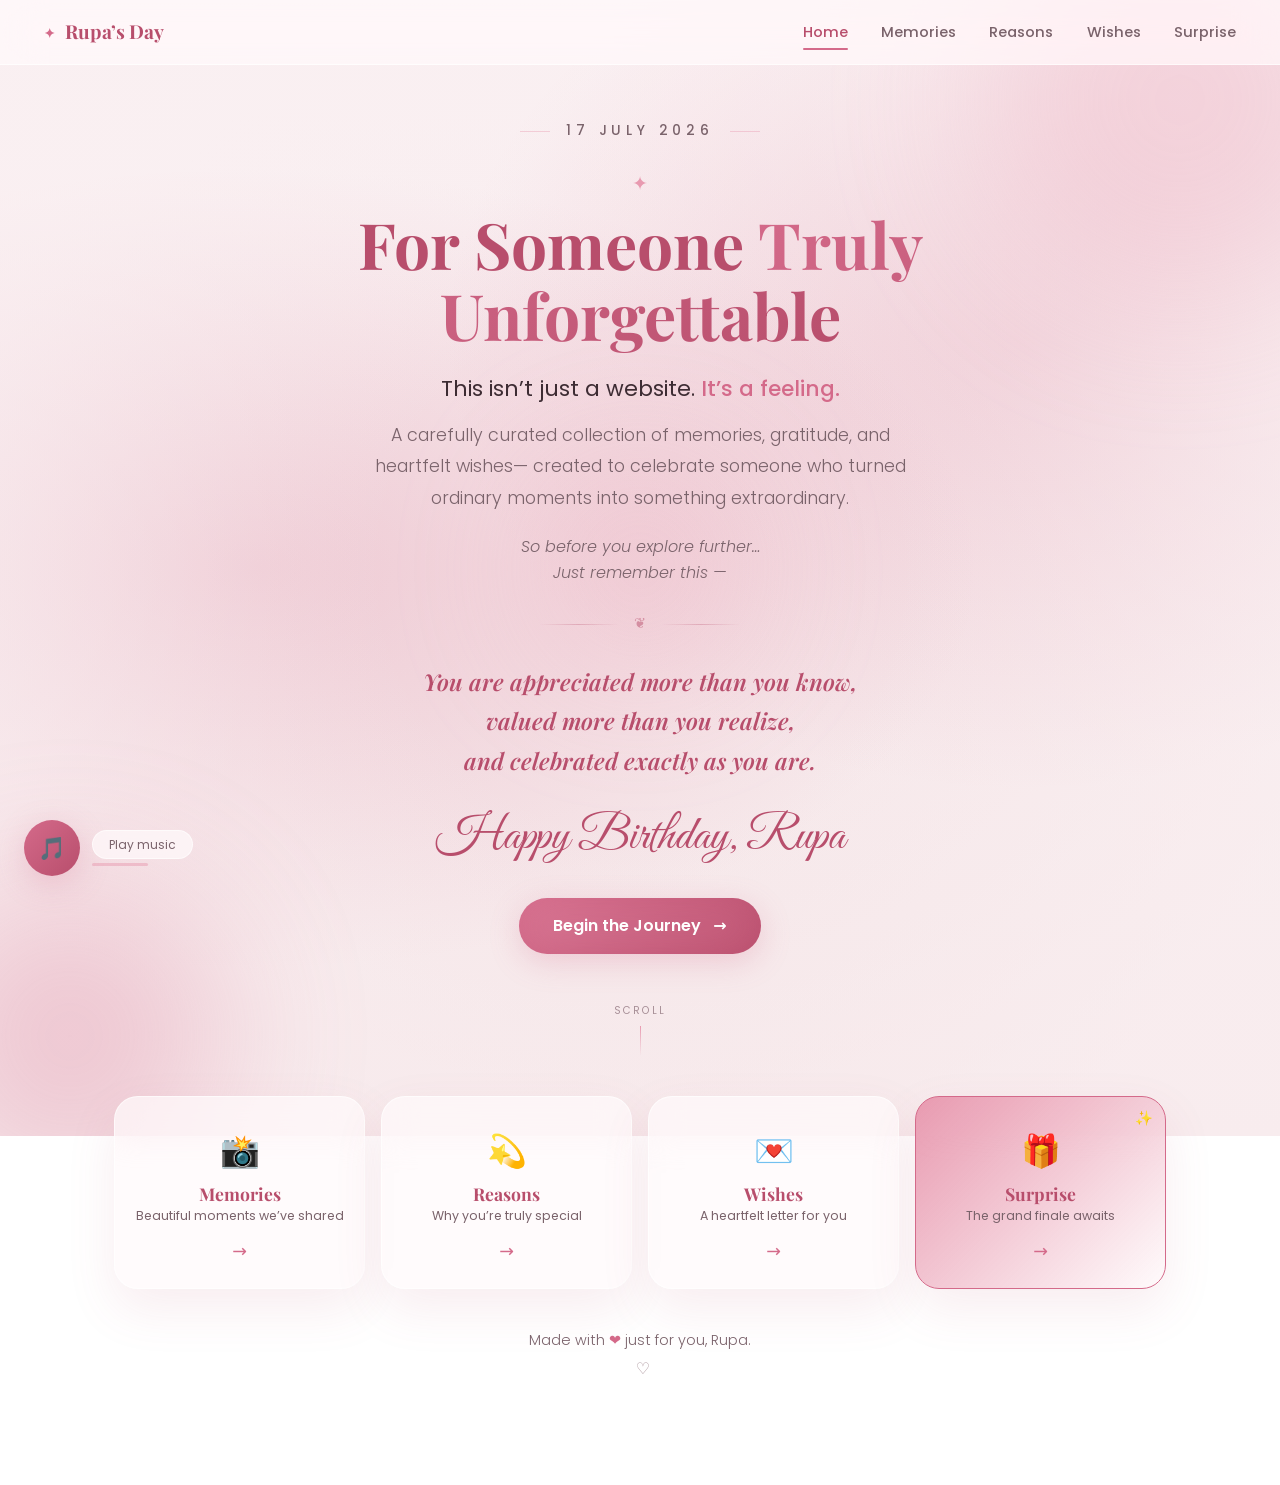
<file: index.html>
<!DOCTYPE html>
<html lang="en">
<head>
  <meta charset="UTF-8" />
  <meta name="viewport" content="width=device-width, initial-scale=1.0" />

  <!-- =========================
       PREMIUM META / SEO
       For Someone Truly Unforgettable · Rupa
       ========================= -->
  <title> Rupa's Birthday ✨</title>
  <meta name="description" content="A handcrafted digital birthday surprise for Sadia Akter Rupa — celebrating friendship, gratitude, and beautiful memories." />
  <meta name="theme-color" content="#f5e6e8" />

  <!-- Open Graph -->
  <meta property="og:title" content="For Someone Truly Unforgettable · Rupa ✨" />
  <meta property="og:description" content="A premium digital birthday experience celebrating a beautiful friendship." />
  <meta property="og:type" content="website" />
  <meta property="og:image" content="images/hero-bg.jpg" />
  <meta property="og:url" content="https://yourdomain.com" />

  <!-- Twitter -->
  <meta name="twitter:card" content="summary_large_image" />
  <meta name="twitter:title" content="For Someone Truly Unforgettable · Rupa ✨" />
  <meta name="twitter:description" content="A premium digital birthday experience." />

  <link rel="icon" href="favicon.ico" />

  <!-- =========================
       PREMIUM FONTS
       ========================= -->
  <link rel="preconnect" href="https://fonts.googleapis.com" />
  <link rel="preconnect" href="https://fonts.gstatic.com" crossorigin />
  <link href="https://fonts.googleapis.com/css2?family=Playfair+Display:ital,wght@0,400;0,600;0,700;0,800;1,400;1,500;1,600;1,700&family=Poppins:wght@200;300;400;500;600;700&family=Great+Vibes&family=Dancing+Script:wght@400;500;600;700&display=swap" rel="stylesheet" />

  <link rel="stylesheet" href="style.css" />
</head>

<body class="theme-rose">

  <!-- =========================
       PREMIUM LOADING SCREEN
       ========================= -->
  <div id="loader" class="loader" aria-hidden="true">
    <div class="loader__ring"></div>
    <div class="loader__heart" aria-hidden="true">💖</div>
    <p class="loader__text">Preparing something beautiful…</p>
    <div class="loader__bar">
      <div class="loader__bar-fill" id="loaderBar"></div>
    </div>
  </div>

  <!-- =========================
       SCROLL PROGRESS
       ========================= -->
  <div id="progressBar" class="progress-bar" aria-hidden="true"></div>

  <!-- =========================
       ATMOSPHERIC DECORATIONS
       ========================= -->
  <div class="atmosphere" id="atmosphere" aria-hidden="true"></div>
  <div class="floating-hearts" id="floatingHearts" aria-hidden="true"></div>

  <!-- =========================
       STICKY NAVIGATION — GLASS
       ========================= -->
  <header class="nav" id="nav" role="banner">
    <a href="index.html" class="nav__brand" aria-label="Home">
      <span class="nav__brand-icon">✦</span>
      Rupa&rsquo;s Day
    </a>
    <button class="nav__toggle" id="navToggle" aria-label="Toggle navigation" aria-expanded="false" aria-controls="navLinks">
      <span></span><span></span><span></span>
    </button>
    <nav class="nav__links" id="navLinks" aria-label="Primary navigation">
      <a href="index.html" class="is-active" aria-current="page">Home</a>
      <a href="memories.html">Memories</a>
      <a href="reasons.html">Reasons</a>
      <a href="wishes.html">Wishes</a>
      <a href="surprise.html">Surprise</a>
    </nav>
  </header>

  <!-- =========================
       MAIN CONTENT
       ========================= -->
  <main class="page" id="mainContent">

    <!-- =========================
         HERO — CINEMATIC ENTRY
         ========================= -->
    <section class="hero" aria-label="Birthday welcome">
      <div class="hero__bg"></div>
      <div class="hero__gradient"></div>
      <div class="hero__glow-orbs">
        <span class="hero__orb hero__orb--1"></span>
        <span class="hero__orb hero__orb--2"></span>
        <span class="hero__orb hero__orb--3"></span>
      </div>

      <div class="hero__content">
        <!-- Date -->
        <p class="hero__date">
          <span class="hero__date-line" aria-hidden="true"></span>
          17 July 2026
          <span class="hero__date-line" aria-hidden="true"></span>
        </p>

        <!-- Decorative ornament -->
        <div class="hero__ornament" aria-hidden="true">✦</div>

        <!-- Main headline -->
        <h1 class="hero__headline">
          For Someone
          <span class="hero__headline-highlight">Truly Unforgettable</span>
        </h1>

        <!-- Lead -->
        <p class="hero__lead">
          This isn&rsquo;t just a website.
          <span class="hero__lead-accent">It&rsquo;s a feeling.</span>
        </p>

        <!-- Body -->
        <p class="hero__text">
          A carefully curated collection of memories, gratitude, and heartfelt wishes—
          created to celebrate someone who turned ordinary moments into something
          extraordinary.
        </p>

        <!-- Whisper lines -->
        <div class="hero__whisper-group">
          <p class="hero__whisper">So before you explore further…</p>
          <p class="hero__whisper hero__whisper--last">Just remember this —</p>
        </div>

        <!-- Decorative divider -->
        <div class="hero__divider" aria-hidden="true">
          <span class="hero__divider-line"></span>
          <span class="hero__divider-icon">❦</span>
          <span class="hero__divider-line"></span>
        </div>

        <!-- Emotional highlight -->
        <blockquote class="hero__highlight">
          You are appreciated more than you know,<br />
          valued more than you realize,<br />
          and celebrated exactly as you are.
        </blockquote>

        <!-- Signature -->
        <p class="hero__signature">Happy Birthday, Rupa</p>

        <!-- CTA -->
        <a href="memories.html" class="btn btn--primary btn--glow btn--pulse" aria-label="Begin the surprise experience">
          <span class="btn__text">Begin the Journey</span>
          <span class="btn__icon" aria-hidden="true">→</span>
        </a>

        <!-- Scroll indicator -->
        <div class="hero__scroll" aria-hidden="true">
          <span class="hero__scroll-text">Scroll</span>
          <span class="hero__scroll-line"></span>
        </div>
      </div>
    </section>

    <!-- =========================
         PREVIEW CARDS — SECTION NAVIGATION
         ========================= -->
    <section class="preview" aria-label="Quick section preview">
      <div class="preview__grid">
        <a href="memories.html" class="preview__card reveal" data-delay="0">
          <div class="preview__card-icon" aria-hidden="true">📸</div>
          <h3 class="preview__card-title">Memories</h3>
          <p class="preview__card-desc">Beautiful moments we&rsquo;ve shared</p>
          <span class="preview__card-arrow" aria-hidden="true">→</span>
        </a>

        <a href="reasons.html" class="preview__card reveal" data-delay="100">
          <div class="preview__card-icon" aria-hidden="true">💫</div>
          <h3 class="preview__card-title">Reasons</h3>
          <p class="preview__card-desc">Why you&rsquo;re truly special</p>
          <span class="preview__card-arrow" aria-hidden="true">→</span>
        </a>

        <a href="wishes.html" class="preview__card reveal" data-delay="200">
          <div class="preview__card-icon" aria-hidden="true">💌</div>
          <h3 class="preview__card-title">Wishes</h3>
          <p class="preview__card-desc">A heartfelt letter for you</p>
          <span class="preview__card-arrow" aria-hidden="true">→</span>
        </a>

        <a href="surprise.html" class="preview__card preview__card--featured reveal" data-delay="300">
          <div class="preview__card-icon" aria-hidden="true">🎁</div>
          <h3 class="preview__card-title">Surprise</h3>
          <p class="preview__card-desc">The grand finale awaits</p>
          <span class="preview__card-arrow" aria-hidden="true">→</span>
          <span class="preview__card-badge" aria-hidden="true">✨</span>
        </a>
      </div>
    </section>

    <!-- =========================
         FOOTER
         ========================= -->
    <footer class="footer" role="contentinfo">
      <p>
        Made with
        <span class="footer__heart" aria-hidden="true">❤</span>
        just for you, Rupa.
      </p>
      <button class="footer__secret" id="secretHeart" aria-label="Reveal a secret message" title="Click for a secret">
        <span aria-hidden="true">♡</span>
      </button>
    </footer>
  </main>

  <!-- =========================
       GLOBAL MUSIC PLAYER — MINIMAL
       ========================= -->
  <audio id="bgMusic" src="music/birthday-song.mp3" loop preload="metadata"></audio>

  <div class="music" id="musicPlayer" role="complementary" aria-label="Music player">
    <button class="music__btn" id="musicToggle" aria-label="Play background music">
      <span class="music__icon" id="musicIcon" aria-hidden="true">🎵</span>
      <span class="music__pulse" aria-hidden="true"></span>
    </button>
    <div class="music__info">
      <span class="music__tooltip" id="musicTooltip">Play music</span>
      <div class="music__progress" role="slider" aria-label="Music progress" aria-valuemin="0" aria-valuemax="100" aria-valuenow="0">
        <div class="music__progress-fill" id="musicProgress"></div>
      </div>
    </div>
  </div>

  <!-- =========================
       BACK TO TOP
       ========================= -->
  <button class="to-top" id="toTop" aria-label="Scroll back to top" title="Back to top">
    <span aria-hidden="true">↑</span>
  </button>

  <!-- =========================
       SECRET MODAL
       ========================= -->
  <div class="secret-modal" id="secretModal" aria-hidden="true" role="dialog" aria-modal="true" aria-labelledby="secretTitle">
    <div class="secret-modal__overlay"></div>
    <div class="secret-modal__card">
      <button class="secret-modal__close" id="secretClose" aria-label="Close secret message">
        <span aria-hidden="true">×</span>
      </button>
      <div class="secret-modal__icon" aria-hidden="true">✨</div>
      <h3 id="secretTitle">A little secret…</h3>
      <p>
        Even when I&rsquo;m quiet, you&rsquo;re always my favourite thought.
        <br />
        <span class="secret-modal__heart" aria-hidden="true">💖</span>
        Happy Birthday, forever.
        <span class="secret-modal__heart" aria-hidden="true">💖</span>
      </p>
      <div class="secret-modal__sparkles" aria-hidden="true">
        <span>✦</span><span>✦</span><span>✦</span>
      </div>
    </div>
  </div>

  <script src="script.js"></script>
</body>
</html>
</file>
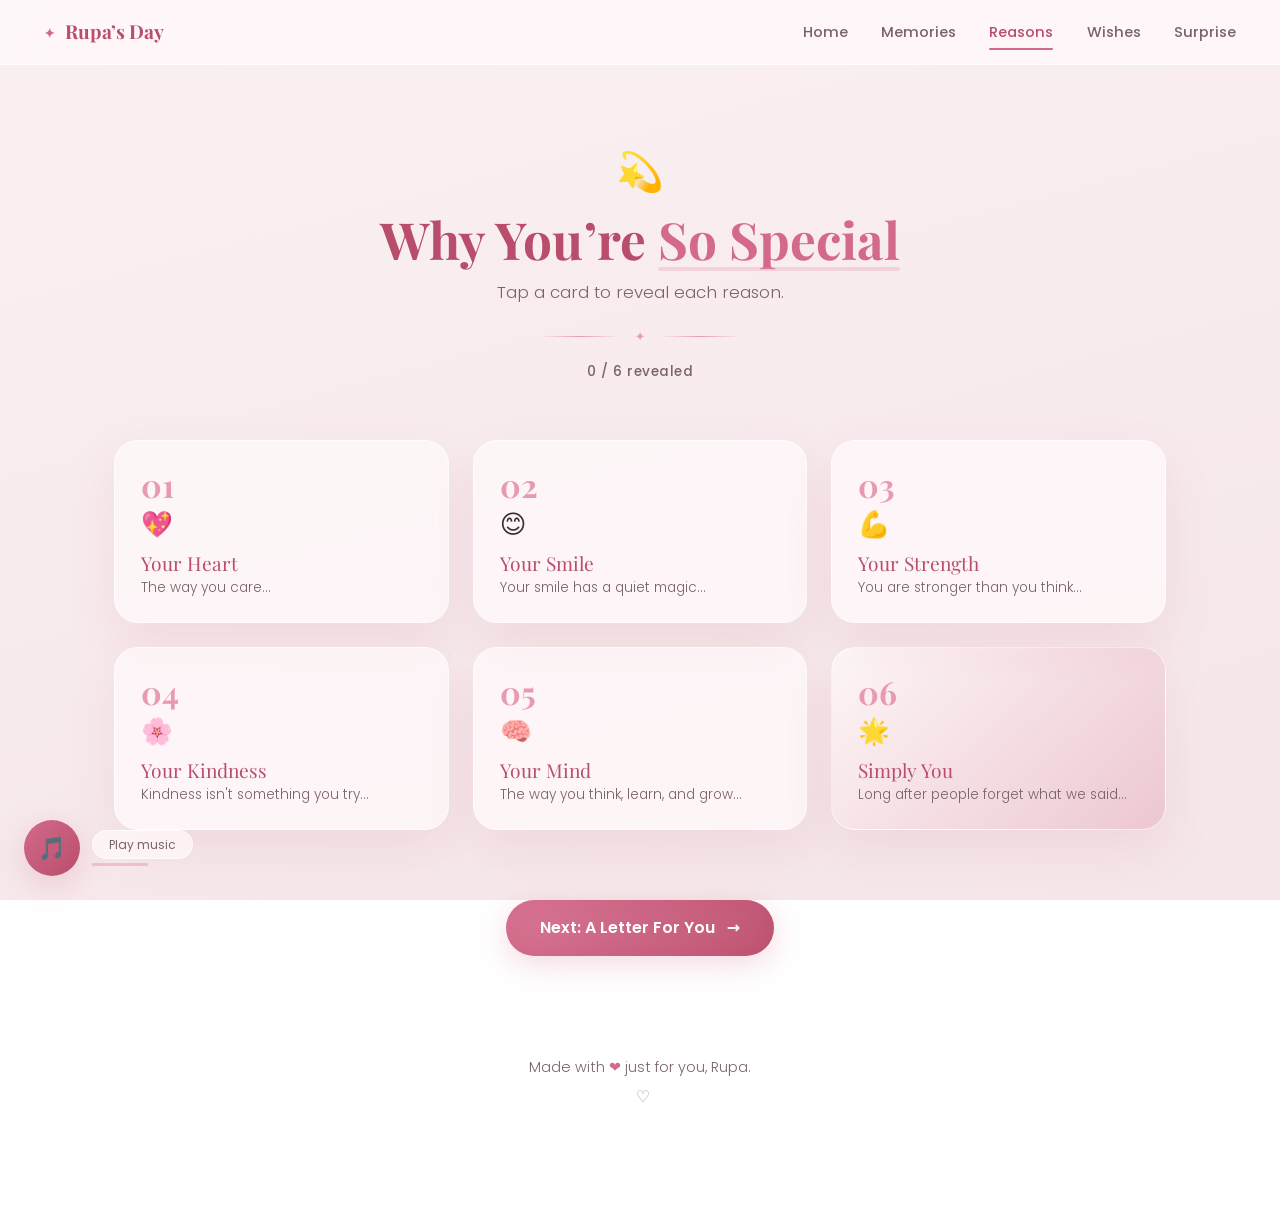
<file: reasons.html>
<!DOCTYPE html>
<html lang="en">
<head>
  <meta charset="UTF-8" />
  <meta name="viewport" content="width=device-width, initial-scale=1.0" />

  <title>Why You&rsquo;re Special · Rupa 💫</title>
  <meta name="description" content="Six beautiful reasons why Rupa is truly special." />
  <meta name="theme-color" content="#f5e6e8" />
  <meta property="og:title" content="Why You&rsquo;re Special · Rupa 💫" />

  <link rel="icon" href="favicon.ico" />
  <link rel="preconnect" href="https://fonts.googleapis.com" />
  <link rel="preconnect" href="https://fonts.gstatic.com" crossorigin />
  <link href="https://fonts.googleapis.com/css2?family=Playfair+Display:ital,wght@0,400;0,600;0,700;0,800;1,400;1,500;1,600;1,700&family=Poppins:wght@200;300;400;500;600;700&family=Great+Vibes&family=Dancing+Script:wght@400;500;600;700&display=swap" rel="stylesheet" />

  <link rel="stylesheet" href="style.css" />
</head>

<body class="theme-rose">

  <!-- LOADER -->
  <div id="loader" class="loader" aria-hidden="true">
    <div class="loader__ring"></div>
    <div class="loader__heart" aria-hidden="true">💫</div>
    <p class="loader__text">Counting the reasons…</p>
    <div class="loader__bar"><div class="loader__bar-fill" id="loaderBar"></div></div>
  </div>

  <!-- SCROLL PROGRESS -->
  <div id="progressBar" class="progress-bar" aria-hidden="true"></div>

  <!-- DECORATIONS -->
  <div class="atmosphere" id="atmosphere" aria-hidden="true"></div>
  <div class="floating-hearts" id="floatingHearts" aria-hidden="true"></div>

  <!-- NAVIGATION -->
  <header class="nav" id="nav" role="banner">
    <a href="index.html" class="nav__brand">
      <span class="nav__brand-icon">✦</span>
      Rupa&rsquo;s Day
    </a>
    <button class="nav__toggle" id="navToggle" aria-label="Toggle navigation" aria-expanded="false" aria-controls="navLinks">
      <span></span><span></span><span></span>
    </button>
    <nav class="nav__links" id="navLinks" aria-label="Primary navigation">
      <a href="index.html">Home</a>
      <a href="memories.html">Memories</a>
      <a href="reasons.html" class="is-active" aria-current="page">Reasons</a>
      <a href="wishes.html">Wishes</a>
      <a href="surprise.html">Surprise</a>
    </nav>
  </header>

  <!-- MAIN -->
  <main class="page" id="mainContent">
    <section class="section" aria-label="Reasons why Rupa is special">

      <!-- SECTION HEADER -->
      <div class="section__header reveal">
        <span class="section__badge" aria-hidden="true">💫</span>
        <h1 class="section__title">
          Why You&rsquo;re <span class="section__title-highlight">So Special</span>
        </h1>
        <p class="section__subtitle">Tap a card to reveal each reason.</p>
        <div class="section__divider" aria-hidden="true">
          <span class="section__divider-line"></span>
          <span class="section__divider-icon">✦</span>
          <span class="section__divider-line"></span>
        </div>
        <div class="section__counter" id="reasonCounter" aria-live="polite">0 / 6 revealed</div>
      </div>

      <!-- REASON CARDS -->
      <div class="reasons" id="reasonsContainer">

        <!-- Reason 1 -->
        <button class="reason reveal" data-reason="1" aria-expanded="false" role="button">
          <span class="reason__number" aria-hidden="true">01</span>
          <span class="reason__icon" aria-hidden="true">💖</span>
          <span class="reason__title">Your Heart</span>
          <span class="reason__preview">The way you care…</span>
          <span class="reason__message">
            The way you care, support, and think about others makes your heart one of the most beautiful things about you. Never let the world change that.
          </span>
        </button>

        <!-- Reason 2 -->
        <button class="reason reveal" data-reason="2" aria-expanded="false" role="button">
          <span class="reason__number" aria-hidden="true">02</span>
          <span class="reason__icon" aria-hidden="true">😊</span>
          <span class="reason__title">Your Smile</span>
          <span class="reason__preview">Your smile has a quiet magic…</span>
          <span class="reason__message">
            Your smile has a quiet magic—it brings comfort, spreads happiness, and reminds people that even ordinary moments can feel special.
          </span>
        </button>

        <!-- Reason 3 -->
        <button class="reason reveal" data-reason="3" aria-expanded="false" role="button">
          <span class="reason__number" aria-hidden="true">03</span>
          <span class="reason__icon" aria-hidden="true">💪</span>
          <span class="reason__title">Your Strength</span>
          <span class="reason__preview">You are stronger than you think…</span>
          <span class="reason__message">
            You are stronger than you think. Even when you don't see it yourself, your courage, resilience, and determination inspire the people around you—including me.
          </span>
        </button>

        <!-- Reason 4 -->
        <button class="reason reveal" data-reason="4" aria-expanded="false" role="button">
          <span class="reason__number" aria-hidden="true">04</span>
          <span class="reason__icon" aria-hidden="true">🌸</span>
          <span class="reason__title">Your Kindness</span>
          <span class="reason__preview">Kindness isn't something you try…</span>
          <span class="reason__message">
            Kindness isn't something you try to show—it's simply a part of who you are, and that's what makes you truly special.
          </span>
        </button>

        <!-- Reason 5 -->
        <button class="reason reveal" data-reason="5" aria-expanded="false" role="button">
          <span class="reason__number" aria-hidden="true">05</span>
          <span class="reason__icon" aria-hidden="true">🧠</span>
          <span class="reason__title">Your Mind</span>
          <span class="reason__preview">The way you think, learn, and grow…</span>
          <span class="reason__message">
            The way you think, learn, and grow reminds me that intelligence is not just about knowledge—it's about perspective.
          </span>
        </button>

        <!-- Reason 6 -->
        <button class="reason reason--special reveal" data-reason="6" aria-expanded="false" role="button">
          <span class="reason__number" aria-hidden="true">06</span>
          <span class="reason__icon" aria-hidden="true">🌟</span>
          <span class="reason__title">Simply You</span>
          <span class="reason__preview">Long after people forget what we said…</span>
          <span class="reason__message">
            Long after people forget what we said or did, they'll remember how we made them feel. You have a beautiful way of making people feel valued, comfortable, and appreciated. Never lose that part of yourself. It's one of the rarest things about you.
          </span>
        </button>

      </div>

      <!-- CELEBRATION -->
      <div class="reasons__celebration" id="reasonsCelebration" aria-hidden="true">
        <span class="reasons__celebration-icon" aria-hidden="true">🎉</span>
        <p class="reasons__celebration-text">
          All reasons revealed!<br />
          <span class="reasons__celebration-sub">You truly are one of a kind. ✨</span>
        </p>
      </div>

      <!-- CTA -->
      <div class="section__cta reveal">
        <a href="wishes.html" class="btn btn--primary btn--glow">
          <span class="btn__text">Next: A Letter For You</span>
          <span class="btn__icon" aria-hidden="true">→</span>
        </a>
      </div>

    </section>

    <!-- FOOTER -->
    <footer class="footer" role="contentinfo">
      <p>Made with <span class="footer__heart" aria-hidden="true">❤</span> just for you, Rupa.</p>
      <button class="footer__secret" id="secretHeart" aria-label="Reveal a secret message" title="Click for a secret">
        <span aria-hidden="true">♡</span>
      </button>
    </footer>
  </main>

  <!-- MUSIC PLAYER -->
  <audio id="bgMusic" src="music/birthday-song.mp3" loop preload="metadata"></audio>
  <div class="music" id="musicPlayer" role="complementary" aria-label="Music player">
    <button class="music__btn" id="musicToggle" aria-label="Play background music">
      <span class="music__icon" id="musicIcon" aria-hidden="true">🎵</span>
      <span class="music__pulse" aria-hidden="true"></span>
    </button>
    <div class="music__info">
      <span class="music__tooltip" id="musicTooltip">Play music</span>
      <div class="music__progress" role="slider" aria-label="Music progress" aria-valuemin="0" aria-valuemax="100" aria-valuenow="0">
        <div class="music__progress-fill" id="musicProgress"></div>
      </div>
    </div>
  </div>

  <!-- BACK TO TOP -->
  <button class="to-top" id="toTop" aria-label="Scroll back to top" title="Back to top">
    <span aria-hidden="true">↑</span>
  </button>

  <!-- SECRET MODAL -->
  <div class="secret-modal" id="secretModal" aria-hidden="true" role="dialog" aria-modal="true" aria-labelledby="secretTitle">
    <div class="secret-modal__overlay"></div>
    <div class="secret-modal__card">
      <button class="secret-modal__close" id="secretClose" aria-label="Close secret message">
        <span aria-hidden="true">×</span>
      </button>
      <div class="secret-modal__icon" aria-hidden="true">✨</div>
      <h3 id="secretTitle">A little secret…</h3>
      <p>There are a thousand more reasons… these six were just the start. <span aria-hidden="true">💖</span></p>
      <div class="secret-modal__sparkles" aria-hidden="true">
        <span>✦</span><span>✦</span><span>✦</span>
      </div>
    </div>
  </div>

  <script src="script.js"></script>
</body>
</html>
</file>
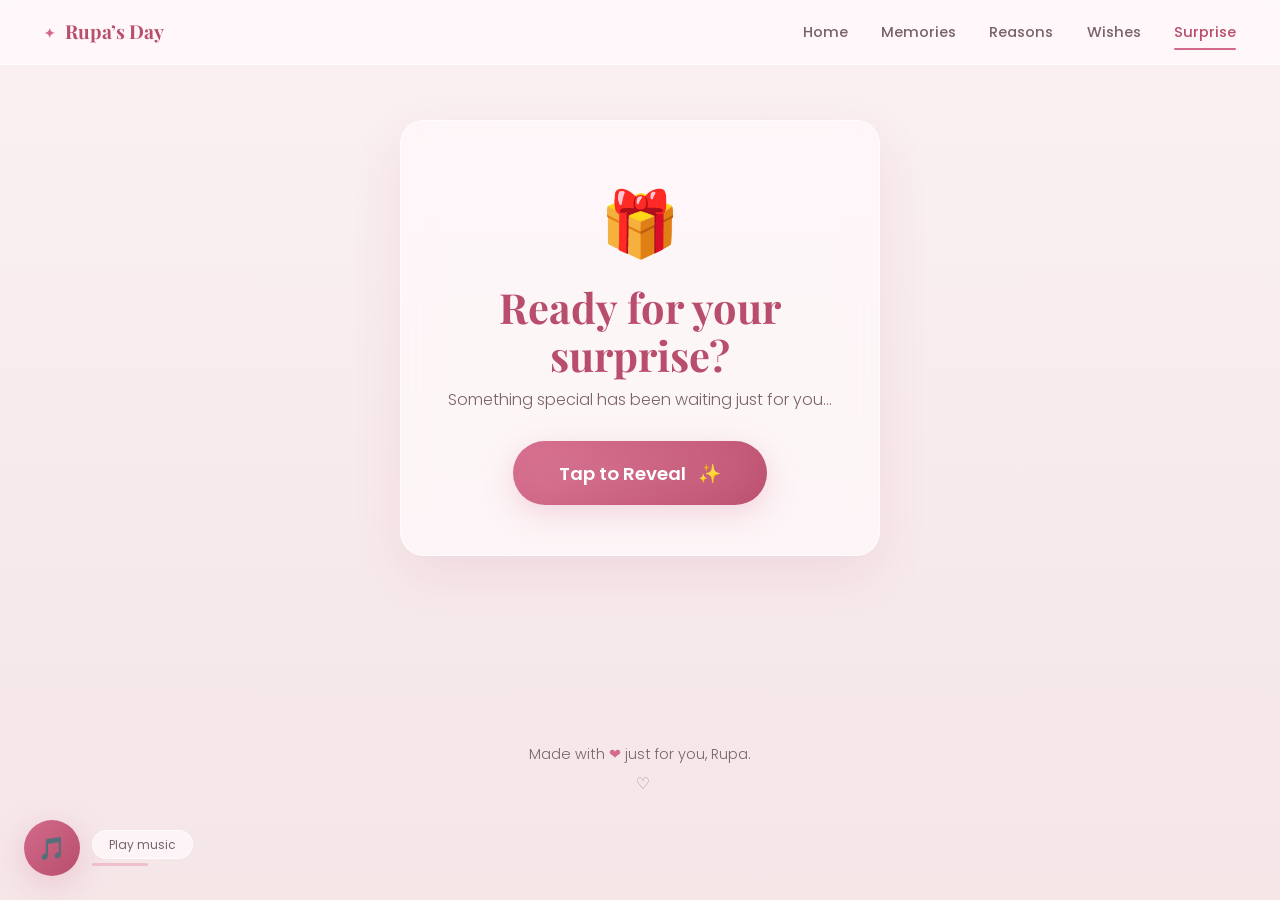
<file: surprise.html>
<!DOCTYPE html>
<html lang="en">
<head>
  <meta charset="UTF-8" />
  <meta name="viewport" content="width=device-width, initial-scale=1.0" />

  <title>Your Surprise · Rupa 🎂</title>
  <meta name="description" content="The grand finale surprise for Rupa." />
  <meta name="theme-color" content="#f5e6e8" />
  <meta property="og:title" content="Your Surprise · Rupa 🎂" />

  <link rel="icon" href="favicon.ico" />
  <link rel="preconnect" href="https://fonts.googleapis.com" />
  <link rel="preconnect" href="https://fonts.gstatic.com" crossorigin />
  <link href="https://fonts.googleapis.com/css2?family=Playfair+Display:ital,wght@0,400;0,600;0,700;0,800;1,400;1,500;1,600;1,700&family=Poppins:wght@200;300;400;500;600;700&family=Great+Vibes&family=Dancing+Script:wght@400;500;600;700&display=swap" rel="stylesheet" />

  <link rel="stylesheet" href="style.css" />
</head>

<body class="theme-rose">

  <!-- LOADER -->
  <div id="loader" class="loader" aria-hidden="true">
    <div class="loader__ring"></div>
    <div class="loader__heart" aria-hidden="true">🎂</div>
    <p class="loader__text">Preparing your surprise…</p>
    <div class="loader__bar"><div class="loader__bar-fill" id="loaderBar"></div></div>
  </div>

  <!-- SCROLL PROGRESS -->
  <div id="progressBar" class="progress-bar" aria-hidden="true"></div>

  <!-- DECORATIONS -->
  <div class="atmosphere" id="atmosphere" aria-hidden="true"></div>
  <div class="floating-hearts" id="floatingHearts" aria-hidden="true"></div>

  <!-- NAVIGATION -->
  <header class="nav" id="nav" role="banner">
    <a href="index.html" class="nav__brand">
      <span class="nav__brand-icon">✦</span>
      Rupa&rsquo;s Day
    </a>
    <button class="nav__toggle" id="navToggle" aria-label="Toggle navigation" aria-expanded="false" aria-controls="navLinks">
      <span></span><span></span><span></span>
    </button>
    <nav class="nav__links" id="navLinks" aria-label="Primary navigation">
      <a href="index.html">Home</a>
      <a href="memories.html">Memories</a>
      <a href="reasons.html">Reasons</a>
      <a href="wishes.html">Wishes</a>
      <a href="surprise.html" class="is-active" aria-current="page">Surprise</a>
    </nav>
  </header>

  <!-- FINALE -->
  <main class="page finale" id="finale" aria-label="Birthday surprise finale">

    <!-- CANVAS FOR FX -->
    <canvas class="fx-canvas" id="fxCanvas" aria-hidden="true"></canvas>

    <!-- STAGE 1: TAP TO REVEAL -->
    <div class="finale__start" id="finaleStart">
      <div class="finale__start-card">
        <div class="finale__start-icon" aria-hidden="true">🎁</div>
        <h1 class="finale__prompt">Ready for your surprise?</h1>
        <p class="finale__sub">Something special has been waiting just for you…</p>
        <button class="btn btn--primary btn--big btn--glow btn--pulse" id="revealBtn">
          <span class="btn__text">Tap to Reveal</span>
          <span class="btn__icon" aria-hidden="true">✨</span>
        </button>
      </div>
    </div>

    <!-- STAGE 2: COUNTDOWN -->
    <div class="finale__count" id="finaleCount" aria-hidden="true">
      <span class="finale__number" id="countNumber">3</span>
      <span class="finale__count-label" aria-hidden="true">…</span>
    </div>

    <!-- STAGE 3: THE REVEAL -->
    <div class="finale__reveal" id="finaleReveal" aria-hidden="true">

      <!-- Balloons -->
      <div class="balloons" id="balloons" aria-hidden="true"></div>

      <!-- Animated Cake -->
      <div class="cake" aria-hidden="true">
        <div class="cake__plate"></div>
        <div class="cake__layer cake__layer--bottom"></div>
        <div class="cake__layer cake__layer--middle"></div>
        <div class="cake__layer cake__layer--top"></div>
        <div class="cake__frosting"></div>
        <div class="cake__candle">
          <div class="cake__flame"></div>
          <div class="cake__flame-glow"></div>
        </div>
        <div class="cake__decoration cake__decoration--1" aria-hidden="true">🌸</div>
        <div class="cake__decoration cake__decoration--2" aria-hidden="true">✨</div>
        <div class="cake__decoration cake__decoration--3" aria-hidden="true">💫</div>
      </div>

      <h1 class="finale__title">Happy Birthday Rupa!</h1>
      <p class="finale__subtitle">🎉🎂❤️</p>

      <p class="finale__message" id="finaleMessage">
        Some people leave memories, but a rare few leave a lasting impact simply by
        being who they are—and you're one of them. May this new chapter of your life
        be filled with beautiful moments, meaningful achievements, and every happiness
        your heart quietly hopes for. Thank you for being such an incredible best friend.
        Never forget that you are deeply valued, sincerely appreciated, and truly one of a kind.
        <span class="finale__message-heart" aria-hidden="true">💖</span>
      </p>

      <button class="btn btn--secondary btn--outline" id="replayBtn">
        <span class="btn__text">Replay Celebration</span>
        <span class="btn__icon" aria-hidden="true">↻</span>
      </button>
    </div>

    <!-- FOOTER -->
    <footer class="footer footer--finale" role="contentinfo">
      <p>Made with <span class="footer__heart" aria-hidden="true">❤</span> just for you, Rupa.</p>
      <button class="footer__secret" id="secretHeart" aria-label="Reveal a secret message" title="Click for a secret">
        <span aria-hidden="true">♡</span>
      </button>
    </footer>

  </main>

  <!-- MUSIC PLAYER -->
  <audio id="bgMusic" src="music/birthday-song.mp3" loop preload="metadata"></audio>
  <div class="music" id="musicPlayer" role="complementary" aria-label="Music player">
    <button class="music__btn" id="musicToggle" aria-label="Play background music">
      <span class="music__icon" id="musicIcon" aria-hidden="true">🎵</span>
      <span class="music__pulse" aria-hidden="true"></span>
    </button>
    <div class="music__info">
      <span class="music__tooltip" id="musicTooltip">Play music</span>
      <div class="music__progress" role="slider" aria-label="Music progress" aria-valuemin="0" aria-valuemax="100" aria-valuenow="0">
        <div class="music__progress-fill" id="musicProgress"></div>
      </div>
    </div>
  </div>

  <!-- BACK TO TOP -->
  <button class="to-top" id="toTop" aria-label="Scroll back to top" title="Back to top">
    <span aria-hidden="true">↑</span>
  </button>

  <!-- SECRET MODAL -->
  <div class="secret-modal" id="secretModal" aria-hidden="true" role="dialog" aria-modal="true" aria-labelledby="secretTitle">
    <div class="secret-modal__overlay"></div>
    <div class="secret-modal__card">
      <button class="secret-modal__close" id="secretClose" aria-label="Close secret message">
        <span aria-hidden="true">×</span>
      </button>
      <div class="secret-modal__icon" aria-hidden="true">✨</div>
      <h3 id="secretTitle">A little secret…</h3>
      <p>This whole world was built just to see you smile. <span aria-hidden="true">💖</span></p>
      <div class="secret-modal__sparkles" aria-hidden="true">
        <span>✦</span><span>✦</span><span>✦</span>
      </div>
    </div>
  </div>

  <script src="script.js"></script>
</body>
</html>
</file>
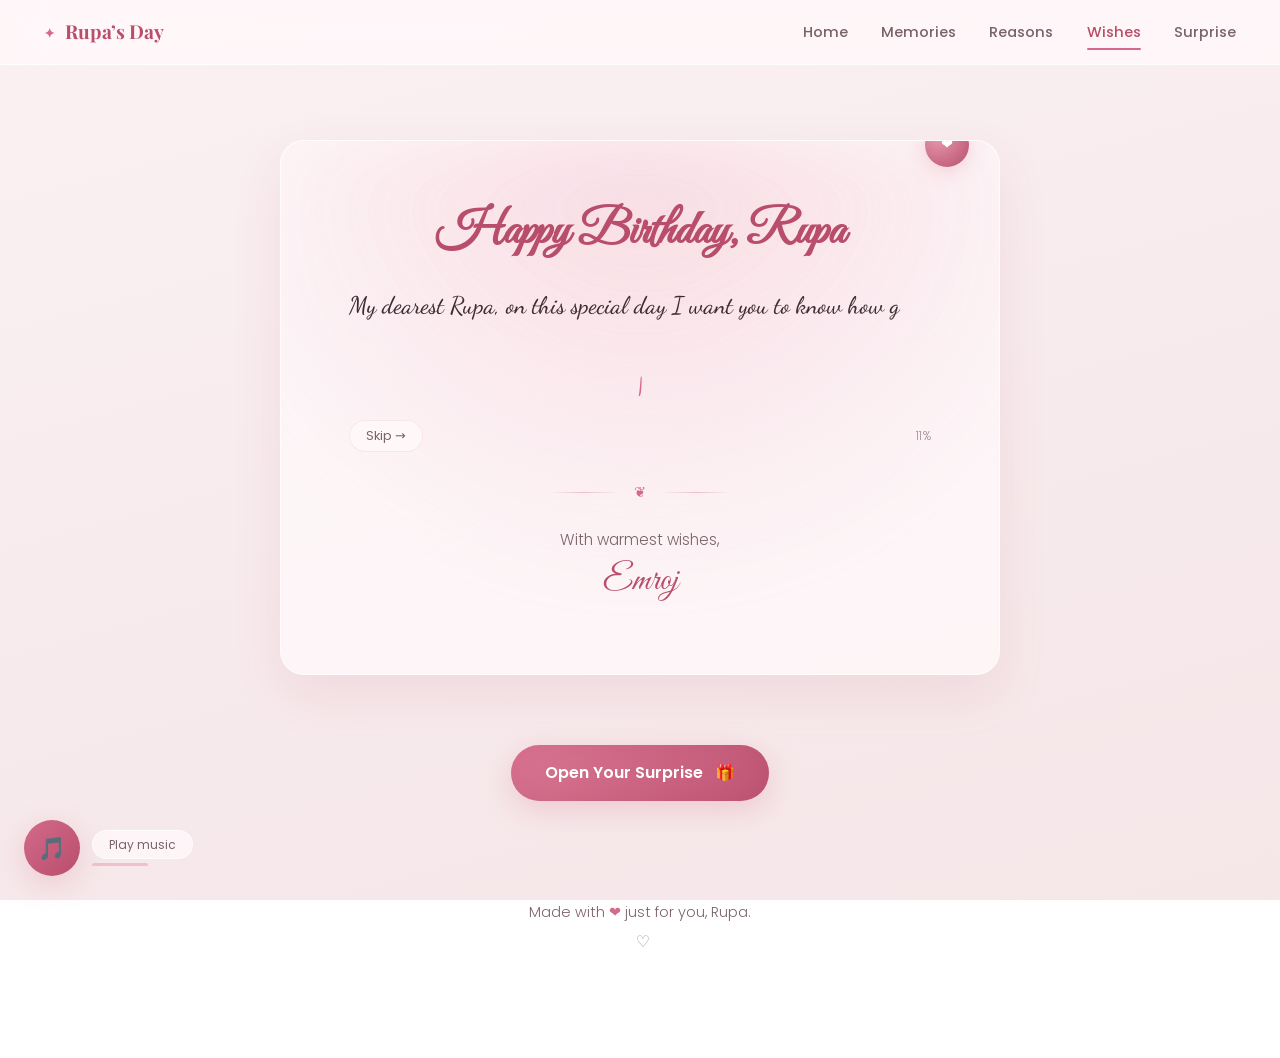
<file: wishes.html>
<!DOCTYPE html>
<html lang="en">
<head>
  <meta charset="UTF-8" />
  <meta name="viewport" content="width=device-width, initial-scale=1.0" />

  <title>A Letter For You · Rupa 💌</title>
  <meta name="description" content="A heartfelt birthday letter for Rupa." />
  <meta name="theme-color" content="#f5e6e8" />
  <meta property="og:title" content="A Letter For You · Rupa 💌" />

  <link rel="icon" href="favicon.ico" />
  <link rel="preconnect" href="https://fonts.googleapis.com" />
  <link rel="preconnect" href="https://fonts.gstatic.com" crossorigin />
  <link href="https://fonts.googleapis.com/css2?family=Playfair+Display:ital,wght@0,400;0,600;0,700;0,800;1,400;1,500;1,600;1,700&family=Poppins:wght@200;300;400;500;600;700&family=Great+Vibes&family=Dancing+Script:wght@400;500;600;700&display=swap" rel="stylesheet" />

  <link rel="stylesheet" href="style.css" />
</head>

<body class="theme-rose">

  <!-- LOADER -->
  <div id="loader" class="loader" aria-hidden="true">
    <div class="loader__ring"></div>
    <div class="loader__heart" aria-hidden="true">💌</div>
    <p class="loader__text">Writing your letter…</p>
    <div class="loader__bar"><div class="loader__bar-fill" id="loaderBar"></div></div>
  </div>

  <!-- SCROLL PROGRESS -->
  <div id="progressBar" class="progress-bar" aria-hidden="true"></div>

  <!-- DECORATIONS -->
  <div class="atmosphere" id="atmosphere" aria-hidden="true"></div>
  <div class="floating-hearts" id="floatingHearts" aria-hidden="true"></div>

  <!-- NAVIGATION -->
  <header class="nav" id="nav" role="banner">
    <a href="index.html" class="nav__brand">
      <span class="nav__brand-icon">✦</span>
      Rupa&rsquo;s Day
    </a>
    <button class="nav__toggle" id="navToggle" aria-label="Toggle navigation" aria-expanded="false" aria-controls="navLinks">
      <span></span><span></span><span></span>
    </button>
    <nav class="nav__links" id="navLinks" aria-label="Primary navigation">
      <a href="index.html">Home</a>
      <a href="memories.html">Memories</a>
      <a href="reasons.html">Reasons</a>
      <a href="wishes.html" class="is-active" aria-current="page">Wishes</a>
      <a href="surprise.html">Surprise</a>
    </nav>
  </header>

  <!-- MAIN -->
  <main class="page" id="mainContent">
    <section class="section section--centered" aria-label="Birthday letter">

      <!-- LETTER -->
      <div class="letter letter--handwritten reveal" id="letterContainer">
        <div class="letter__glow" aria-hidden="true"></div>
        <div class="letter__seal" aria-hidden="true">
          <span class="letter__seal-icon">❤</span>
        </div>

        <h1 class="letter__title">Happy Birthday, Rupa</h1>

        <div class="letter__body-wrapper">
          <div class="letter__body" id="typewriter" role="article" aria-label="Birthday letter"></div>
          <span class="letter__cursor" id="typewriterCursor" aria-hidden="true">|</span>
        </div>

        <div class="letter__controls">
          <button class="letter__control-btn" id="typewriterSkip" aria-label="Skip typing and reveal full letter">
            Skip <span aria-hidden="true">→</span>
          </button>
          <span class="letter__progress" id="typewriterProgress" aria-hidden="true"></span>
        </div>

        <div class="letter__divider" aria-hidden="true">
          <span class="letter__divider-line"></span>
          <span class="letter__divider-icon">❦</span>
          <span class="letter__divider-line"></span>
        </div>

        <div class="letter__signature">
          <p class="letter__from">With warmest wishes,</p>
          <p class="letter__name">Emroj</p>
        </div>
      </div>

      <!-- CTA -->
      <div class="section__cta reveal">
        <a href="surprise.html" class="btn btn--primary btn--glow btn--pulse">
          <span class="btn__text">Open Your Surprise</span>
          <span class="btn__icon" aria-hidden="true">🎁</span>
        </a>
      </div>

    </section>

    <!-- FOOTER -->
    <footer class="footer" role="contentinfo">
      <p>Made with <span class="footer__heart" aria-hidden="true">❤</span> just for you, Rupa.</p>
      <button class="footer__secret" id="secretHeart" aria-label="Reveal a secret message" title="Click for a secret">
        <span aria-hidden="true">♡</span>
      </button>
    </footer>
  </main>

  <!-- MUSIC PLAYER -->
  <audio id="bgMusic" src="music/birthday-song.mp3" loop preload="metadata"></audio>
  <div class="music" id="musicPlayer" role="complementary" aria-label="Music player">
    <button class="music__btn" id="musicToggle" aria-label="Play background music">
      <span class="music__icon" id="musicIcon" aria-hidden="true">🎵</span>
      <span class="music__pulse" aria-hidden="true"></span>
    </button>
    <div class="music__info">
      <span class="music__tooltip" id="musicTooltip">Play music</span>
      <div class="music__progress" role="slider" aria-label="Music progress" aria-valuemin="0" aria-valuemax="100" aria-valuenow="0">
        <div class="music__progress-fill" id="musicProgress"></div>
      </div>
    </div>
  </div>

  <!-- BACK TO TOP -->
  <button class="to-top" id="toTop" aria-label="Scroll back to top" title="Back to top">
    <span aria-hidden="true">↑</span>
  </button>

  <!-- SECRET MODAL -->
  <div class="secret-modal" id="secretModal" aria-hidden="true" role="dialog" aria-modal="true" aria-labelledby="secretTitle">
    <div class="secret-modal__overlay"></div>
    <div class="secret-modal__card">
      <button class="secret-modal__close" id="secretClose" aria-label="Close secret message">
        <span aria-hidden="true">×</span>
      </button>
      <div class="secret-modal__icon" aria-hidden="true">✨</div>
      <h3 id="secretTitle">A little secret…</h3>
      <p>Read the letter again whenever you forget how loved you are. <span aria-hidden="true">💖</span></p>
      <div class="secret-modal__sparkles" aria-hidden="true">
        <span>✦</span><span>✦</span><span>✦</span>
      </div>
    </div>
  </div>

  <script src="script.js"></script>
</body>
</html>
</file>
<file: style.css>
/* =========================================================
   PREMIUM BIRTHDAY SURPRISE — style.css
   Complete redesign — Production Quality
   =========================================================
   TABLE OF CONTENTS
   1.  THEME SYSTEM
   2.  RESET & BASE
   3.  TYPOGRAPHY
   4.  LAYOUT
   5.  NAVIGATION
   6.  BUTTONS
   7.  HERO
   8.  PREVIEW CARDS
   9.  SECTION / GALLERY
   10. LIGHTBOX
   11. REASONS
   12. LETTER (Wishes)
   13. FINALE (Surprise)
   14. ATMOSPHERE / DECOR
   15. MUSIC PLAYER
   16. TO-TOP / SECRET MODAL
   17. FOOTER
   18. ANIMATIONS
   19. RESPONSIVE
   20. DARK MODE & REDUCED MOTION
   ========================================================= */

/* =========================
   1. THEME SYSTEM
   ========================= */

/* THEME: ROSE — Premium, Warm, Elegant */
.theme-rose {
  --bg-primary: #faf0f2;
  --bg-secondary: #f5e6e8;
  --bg-card: rgba(255, 250, 251, 0.72);
  --bg-card-solid: #fff8f9;
  --accent: #d46a8a;
  --accent-light: #e89ab0;
  --accent-dark: #b84e6c;
  --accent-glow: rgba(212, 106, 138, 0.25);
  --accent-glow-strong: rgba(212, 106, 138, 0.4);
  --text-primary: #3d2c33;
  --text-secondary: #7a636b;
  --text-muted: #a89098;
  --border-light: rgba(212, 106, 138, 0.12);
  --border-card: rgba(255, 255, 255, 0.6);
  --shadow-soft: 0 20px 50px rgba(184, 78, 108, 0.10);
  --shadow-hover: 0 30px 70px rgba(184, 78, 108, 0.18);
  --shadow-glow: 0 0 60px rgba(212, 106, 138, 0.15);
  --radius: 24px;
  --radius-sm: 14px;
  --radius-full: 999px;
  --ease: cubic-bezier(0.22, 1, 0.36, 1);
  --ease-bounce: cubic-bezier(0.34, 1.56, 0.64, 1);
  --transition: 0.5s var(--ease);
  --max-width: 1140px;
}

/* =========================
   2. RESET & BASE
   ========================= */
*,
*::before,
*::after {
  box-sizing: border-box;
  margin: 0;
  padding: 0;
}

html {
  scroll-behavior: smooth;
  -webkit-tap-highlight-color: transparent;
}

body {
  font-family: 'Poppins', system-ui, -apple-system, sans-serif;
  color: var(--text-primary);
  background: linear-gradient(165deg, var(--bg-primary), var(--bg-secondary));
  background-attachment: fixed;
  min-height: 100vh;
  overflow-x: hidden;
  line-height: 1.65;
  -webkit-font-smoothing: antialiased;
  -moz-osx-font-smoothing: grayscale;
}

img {
  max-width: 100%;
  display: block;
}

a {
  color: inherit;
  text-decoration: none;
}

button {
  font-family: inherit;
  cursor: pointer;
  border: none;
  background: none;
  color: inherit;
}

:focus-visible {
  outline: 3px solid var(--accent);
  outline-offset: 4px;
  border-radius: 8px;
}

/* Selection */
::selection {
  background: var(--accent);
  color: #fff;
}

/* Scrollbar */
::-webkit-scrollbar {
  width: 6px;
  height: 6px;
}

::-webkit-scrollbar-track {
  background: var(--bg-secondary);
}

::-webkit-scrollbar-thumb {
  background: var(--accent-light);
  border-radius: 3px;
}

::-webkit-scrollbar-thumb:hover {
  background: var(--accent);
}

/* =========================
   3. TYPOGRAPHY
   ========================= */
h1,
h2,
h3,
h4,
.brand-font {
  font-family: 'Playfair Display', Georgia, serif;
  line-height: 1.15;
  font-weight: 700;
}

.section__title-highlight {
  color: var(--accent);
  position: relative;
}

.section__title-highlight::after {
  content: '';
  position: absolute;
  bottom: 2px;
  left: 0;
  right: 0;
  height: 4px;
  background: var(--accent-light);
  opacity: 0.3;
  border-radius: 2px;
}

/* =========================
   4. LAYOUT
   ========================= */
.page {
  opacity: 0;
  animation: pageIn 0.8s var(--ease) forwards;
}

.section {
  max-width: var(--max-width);
  margin: 0 auto;
  padding: clamp(80px, 12vw, 140px) clamp(20px, 5vw, 44px) 60px;
}

.section--centered {
  display: flex;
  flex-direction: column;
  align-items: center;
}

.section__header {
  text-align: center;
  margin-bottom: clamp(36px, 5vw, 56px);
}

.section__badge {
  font-size: 2.4rem;
  display: block;
  margin-bottom: 0.4rem;
}

.section__title {
  font-size: clamp(2rem, 5vw, 3.2rem);
  color: var(--accent-dark);
  font-weight: 700;
}

.section__subtitle {
  color: var(--text-secondary);
  margin-top: 10px;
  font-size: 1.05rem;
  font-weight: 300;
}

.section__divider {
  display: flex;
  align-items: center;
  justify-content: center;
  gap: 16px;
  margin: 20px auto 0;
  max-width: 200px;
}

.section__divider-line {
  flex: 1;
  height: 1px;
  background: linear-gradient(90deg, transparent, var(--accent-light), transparent);
}

.section__divider-icon {
  color: var(--accent-light);
  font-size: 0.8rem;
  flex-shrink: 0;
}

.section__counter {
  margin-top: 14px;
  font-size: 0.85rem;
  color: var(--text-secondary);
  font-weight: 500;
  letter-spacing: 0.5px;
}

.section__quote {
  text-align: center;
  margin: 50px 0 20px;
  padding: 36px 24px;
  border-radius: var(--radius);
  background: var(--bg-card);
  backdrop-filter: blur(12px);
  -webkit-backdrop-filter: blur(12px);
  border: 1px solid var(--border-card);
  box-shadow: var(--shadow-soft);
}

.section__quote blockquote {
  font-family: 'Playfair Display', serif;
  font-style: italic;
  font-size: clamp(1.1rem, 2.5vw, 1.4rem);
  color: var(--text-secondary);
  position: relative;
}

.section__quote-mark {
  font-size: 1.6rem;
  color: var(--accent-light);
  opacity: 0.5;
}

.section__cta {
  text-align: center;
  margin-top: clamp(40px, 6vw, 70px);
}

/* =========================
   5. NAVIGATION — Premium Glass
   ========================= */
.nav {
  position: fixed;
  top: 0;
  left: 0;
  right: 0;
  z-index: 60;
  display: flex;
  align-items: center;
  justify-content: space-between;
  padding: 16px clamp(20px, 5vw, 44px);
  background: var(--bg-card);
  backdrop-filter: blur(20px) saturate(1.4);
  -webkit-backdrop-filter: blur(20px) saturate(1.4);
  border-bottom: 1px solid var(--border-card);
  transition: padding var(--transition), box-shadow var(--transition), background var(--transition);
}

.nav.is-scrolled {
  padding-top: 10px;
  padding-bottom: 10px;
  box-shadow: var(--shadow-soft);
  background: var(--bg-card);
}

.nav__brand {
  display: flex;
  align-items: center;
  gap: 10px;
  font-family: 'Playfair Display', serif;
  font-weight: 700;
  font-size: 1.2rem;
  color: var(--accent-dark);
  transition: color var(--transition);
}

.nav__brand-icon {
  color: var(--accent);
  font-size: 0.8rem;
}

.nav__brand:hover {
  color: var(--accent);
}

.nav__links {
  display: flex;
  gap: clamp(16px, 2.6vw, 34px);
  align-items: center;
}

.nav__links a {
  position: relative;
  font-size: 0.92rem;
  font-weight: 500;
  color: var(--text-secondary);
  padding: 4px 0;
  transition: color var(--transition);
}

.nav__links a::after {
  content: '';
  position: absolute;
  left: 0;
  bottom: -2px;
  width: 0;
  height: 2px;
  background: var(--accent);
  border-radius: 2px;
  transition: width var(--transition);
}

.nav__links a:hover,
.nav__links a.is-active {
  color: var(--accent-dark);
}

.nav__links a:hover::after,
.nav__links a.is-active::after {
  width: 100%;
}

.nav__toggle {
  display: none;
  flex-direction: column;
  gap: 5px;
  padding: 6px;
}

.nav__toggle span {
  width: 26px;
  height: 2px;
  background: var(--accent-dark);
  border-radius: 2px;
  transition: transform var(--transition), opacity var(--transition), background var(--transition);
}

.nav__toggle.is-open span:nth-child(1) {
  transform: translateY(7px) rotate(45deg);
}

.nav__toggle.is-open span:nth-child(2) {
  opacity: 0;
}

.nav__toggle.is-open span:nth-child(3) {
  transform: translateY(-7px) rotate(-45deg);
}

/* =========================
   6. BUTTONS — Premium
   ========================= */
.btn {
  display: inline-flex;
  align-items: center;
  justify-content: center;
  gap: 12px;
  padding: 14px 34px;
  border-radius: var(--radius-full);
  font-weight: 600;
  font-size: 1rem;
  transition: transform var(--transition), box-shadow var(--transition), filter var(--transition);
  position: relative;
  overflow: hidden;
  text-align: center;
  min-height: 56px;
}

.btn__text {
  position: relative;
  z-index: 2;
}

.btn__icon {
  position: relative;
  z-index: 2;
  display: inline-block;
  transition: transform var(--transition);
}

.btn:hover .btn__icon {
  transform: translateX(4px);
}

/* Primary */
.btn--primary {
  color: #fff;
  background: linear-gradient(135deg, var(--accent), var(--accent-dark));
  box-shadow: 0 8px 30px var(--accent-glow);
}

.btn--primary::before {
  content: '';
  position: absolute;
  inset: 0;
  background: linear-gradient(135deg, transparent 40%, rgba(255, 255, 255, 0.15));
  opacity: 0;
  transition: opacity var(--transition);
  z-index: 1;
}

.btn--primary:hover::before {
  opacity: 1;
}

.btn--primary:hover {
  transform: translateY(-3px) scale(1.02);
  box-shadow: 0 14px 45px var(--accent-glow-strong);
}

.btn--primary:active {
  transform: translateY(0) scale(0.98);
}

/* Secondary / Outline */
.btn--secondary {
  color: var(--accent-dark);
  background: var(--bg-card);
  border: 2px solid var(--accent-light);
  box-shadow: var(--shadow-soft);
}

.btn--secondary:hover {
  transform: translateY(-3px);
  box-shadow: var(--shadow-hover);
  background: var(--bg-card-solid);
}

/* Sizes */
.btn--big {
  padding: 18px 46px;
  font-size: 1.15rem;
  min-height: 64px;
}

/* Glow Effect */
.btn--glow {
  position: relative;
}

.btn--glow::after {
  content: '';
  position: absolute;
  inset: -4px;
  border-radius: var(--radius-full);
  background: linear-gradient(135deg, var(--accent-light), var(--accent));
  filter: blur(20px);
  opacity: 0.3;
  z-index: 0;
  animation: glowPulse 3s ease-in-out infinite;
}

.btn--glow:hover::after {
  opacity: 0.5;
}

/* Pulse */
.btn--pulse {
  animation: btnPulse 2.4s ease-in-out infinite;
}

/* =========================
   7. HERO — Cinematic
   ========================= */
.hero {
  position: relative;
  min-height: 100vh;
  display: flex;
  align-items: center;
  justify-content: center;
  text-align: center;
  padding: 120px 20px 80px;
  overflow: hidden;
}

.hero__bg {
  position: absolute;
  inset: 0;
  background:
    radial-gradient(ellipse at 20% 50%, var(--accent-glow) 0%, transparent 50%),
    radial-gradient(ellipse at 80% 30%, var(--accent-glow) 0%, transparent 40%),
    linear-gradient(180deg, var(--bg-primary) 0%, var(--bg-secondary) 100%);
  z-index: 0;
}

.hero__gradient {
  position: absolute;
  inset: 0;
  background: radial-gradient(circle at center, transparent 30%, var(--bg-primary) 80%);
  z-index: 1;
  opacity: 0.6;
}

.hero__glow-orbs {
  position: absolute;
  inset: 0;
  z-index: 1;
  pointer-events: none;
}

.hero__orb {
  position: absolute;
  border-radius: 50%;
  filter: blur(80px);
  opacity: 0.3;
}

.hero__orb--1 {
  width: 400px;
  height: 400px;
  top: -100px;
  right: -100px;
  background: var(--accent-light);
  animation: floatOrb 8s ease-in-out infinite;
}

.hero__orb--2 {
  width: 300px;
  height: 300px;
  bottom: -50px;
  left: -80px;
  background: var(--accent);
  animation: floatOrb 10s ease-in-out infinite reverse;
}

.hero__orb--3 {
  width: 200px;
  height: 200px;
  top: 50%;
  left: 50%;
  transform: translate(-50%, -50%);
  background: var(--accent-light);
  animation: floatOrb 6s ease-in-out infinite;
}

.hero__content {
  position: relative;
  max-width: 780px;
  z-index: 2;
}

.hero__date {
  font-weight: 500;
  font-size: clamp(0.7rem, 1.4vw, 0.85rem);
  letter-spacing: 0.35em;
  text-transform: uppercase;
  color: var(--text-secondary);
  display: flex;
  align-items: center;
  justify-content: center;
  gap: 16px;
  margin-bottom: 1.6rem;
  opacity: 0;
  animation: heroFadeUp 0.8s ease forwards;
}

.hero__date-line {
  width: 30px;
  height: 1px;
  background: var(--accent-light);
  opacity: 0.4;
}

.hero__ornament {
  font-size: 1.2rem;
  color: var(--accent-light);
  margin-bottom: 0.6rem;
  opacity: 0;
  animation: heroFadeUp 0.8s ease 0.05s forwards;
}

.hero__headline {
  font-family: 'Playfair Display', Georgia, serif;
  font-weight: 700;
  font-size: clamp(2.2rem, 6.5vw, 4rem);
  line-height: 1.1;
  color: var(--accent-dark);
  margin-bottom: 1.4rem;
  opacity: 0;
  animation: heroFadeUp 0.9s ease 0.15s forwards;
}

.hero__headline-highlight {
  background: linear-gradient(135deg, var(--accent), var(--accent-dark));
  -webkit-background-clip: text;
  -webkit-text-fill-color: transparent;
  background-clip: text;
}

.hero__lead {
  font-weight: 400;
  font-size: clamp(1.1rem, 2.4vw, 1.35rem);
  line-height: 1.6;
  color: var(--text-primary);
  margin-bottom: 0.8rem;
  opacity: 0;
  animation: heroFadeUp 0.9s ease 0.3s forwards;
}

.hero__lead-accent {
  color: var(--accent);
  font-weight: 500;
}

.hero__text {
  font-weight: 300;
  font-size: clamp(0.95rem, 2vw, 1.1rem);
  line-height: 1.8;
  color: var(--text-secondary);
  max-width: 56ch;
  margin: 0 auto 1.2rem;
  opacity: 0;
  animation: heroFadeUp 0.9s ease 0.45s forwards;
}

.hero__whisper-group {
  margin: 0.4rem 0 0.8rem;
}

.hero__whisper {
  font-style: italic;
  font-weight: 300;
  font-size: clamp(0.9rem, 1.8vw, 1rem);
  color: var(--text-secondary);
  opacity: 0;
  animation: heroFadeUp 0.9s ease 0.6s forwards;
}

.hero__whisper--last {
  margin-bottom: 0.2rem;
}

.hero__divider {
  display: flex;
  align-items: center;
  justify-content: center;
  gap: 16px;
  margin: 1.6rem auto;
  max-width: 200px;
  opacity: 0;
  animation: heroFadeUp 0.9s ease 0.7s forwards;
}

.hero__divider-line {
  flex: 1;
  height: 1px;
  background: linear-gradient(90deg, transparent, var(--accent-dark), transparent);
  opacity: 0.3;
}

.hero__divider-icon {
  color: var(--accent-dark);
  font-size: 0.9rem;
  opacity: 0.5;
}

.hero__highlight {
  font-family: 'Playfair Display', Georgia, serif;
  font-weight: 600;
  font-style: italic;
  font-size: clamp(1.05rem, 2.6vw, 1.45rem);
  line-height: 1.7;
  color: var(--accent-dark);
  max-width: 48ch;
  margin: 0 auto 1.8rem;
  opacity: 0;
  animation: heroFadeUp 0.9s ease 0.85s forwards;
}

.hero__signature {
  font-family: 'Great Vibes', 'Playfair Display', cursive;
  font-weight: 400;
  font-size: clamp(2rem, 5vw, 3rem);
  line-height: 1.2;
  color: var(--accent-dark);
  margin-bottom: 2rem;
  opacity: 0;
  animation: heroFadeUp 0.9s ease 1s forwards;
}

.hero__scroll {
  display: flex;
  flex-direction: column;
  align-items: center;
  gap: 6px;
  margin-top: 3rem;
  opacity: 0;
  animation: heroFadeUp 0.9s ease 1.2s forwards;
}

.hero__scroll-text {
  font-size: 0.65rem;
  text-transform: uppercase;
  letter-spacing: 0.2em;
  color: var(--text-muted);
}

.hero__scroll-line {
  width: 1px;
  height: 30px;
  background: linear-gradient(180deg, var(--accent-light), transparent);
  animation: scrollBounce 2s ease-in-out infinite;
}

@keyframes scrollBounce {
  0%,
  100% {
    transform: scaleY(0.3);
    opacity: 0.3;
  }
  50% {
    transform: scaleY(1);
    opacity: 1;
  }
}

@keyframes floatOrb {
  0%,
  100% {
    transform: translate(0, 0) scale(1);
  }
  33% {
    transform: translate(30px, -20px) scale(1.1);
  }
  66% {
    transform: translate(-20px, 15px) scale(0.9);
  }
}

/* =========================
   8. PREVIEW CARDS
   ========================= */
.preview {
  max-width: var(--max-width);
  margin: -40px auto 0;
  padding: 0 clamp(20px, 5vw, 44px);
  position: relative;
  z-index: 3;
}

.preview__grid {
  display: grid;
  grid-template-columns: repeat(4, 1fr);
  gap: 16px;
}

.preview__card {
  display: flex;
  flex-direction: column;
  align-items: center;
  text-align: center;
  padding: 28px 18px 22px;
  border-radius: var(--radius);
  background: var(--bg-card);
  backdrop-filter: blur(16px);
  -webkit-backdrop-filter: blur(16px);
  border: 1px solid var(--border-card);
  box-shadow: var(--shadow-soft);
  transition: transform var(--transition), box-shadow var(--transition), border-color var(--transition);
  position: relative;
  overflow: hidden;
}

.preview__card::before {
  content: '';
  position: absolute;
  inset: 0;
  background: linear-gradient(135deg, var(--accent-glow), transparent);
  opacity: 0;
  transition: opacity var(--transition);
}

.preview__card:hover::before {
  opacity: 0.15;
}

.preview__card:hover {
  transform: translateY(-8px);
  box-shadow: var(--shadow-hover);
  border-color: var(--accent-light);
}

.preview__card-icon {
  font-size: 2rem;
  margin-bottom: 0.4rem;
  position: relative;
  z-index: 1;
}

.preview__card-title {
  font-family: 'Playfair Display', serif;
  font-size: 1.1rem;
  color: var(--accent-dark);
  position: relative;
  z-index: 1;
}

.preview__card-desc {
  font-size: 0.78rem;
  color: var(--text-secondary);
  margin-top: 2px;
  position: relative;
  z-index: 1;
}

.preview__card-arrow {
  margin-top: 10px;
  font-size: 1.1rem;
  color: var(--accent);
  transition: transform var(--transition);
  position: relative;
  z-index: 1;
}

.preview__card:hover .preview__card-arrow {
  transform: translateX(6px);
}

.preview__card--featured {
  background: linear-gradient(135deg, var(--accent-light), var(--bg-card));
  border-color: var(--accent);
}

.preview__card--featured .preview__card-title {
  color: var(--accent-dark);
}

.preview__card-badge {
  position: absolute;
  top: 10px;
  right: 12px;
  font-size: 0.9rem;
  animation: sparkle 2s ease-in-out infinite;
  z-index: 1;
}

@keyframes sparkle {
  0%,
  100% {
    transform: scale(1) rotate(0deg);
    opacity: 0.6;
  }
  50% {
    transform: scale(1.2) rotate(20deg);
    opacity: 1;
  }
}

/* =========================
   9. GALLERY
   ========================= */
.gallery {
  display: grid;
  grid-template-columns: repeat(3, 1fr);
  gap: clamp(16px, 2.5vw, 26px);
}

.gallery__item {
  position: relative;
  border-radius: var(--radius);
  overflow: hidden;
  cursor: pointer;
  background: var(--bg-card);
  border: 1px solid var(--border-card);
  box-shadow: var(--shadow-soft);
  transition: transform var(--transition), box-shadow var(--transition);
}

.gallery__item:hover {
  transform: translateY(-6px);
  box-shadow: var(--shadow-hover);
}

.gallery__image-wrapper {
  position: relative;
  overflow: hidden;
  aspect-ratio: 4 / 3;
}

.gallery__image-wrapper img {
  width: 100%;
  height: 100%;
  object-fit: cover;
  transition: transform 0.7s var(--ease);
}

.gallery__item:hover .gallery__image-wrapper img {
  transform: scale(1.08);
}

.gallery__overlay {
  position: absolute;
  inset: 0;
  background: rgba(0, 0, 0, 0.2);
  backdrop-filter: blur(4px);
  display: flex;
  align-items: center;
  justify-content: center;
  opacity: 0;
  transition: opacity var(--transition);
}

.gallery__item:hover .gallery__overlay {
  opacity: 1;
}

.gallery__overlay-icon {
  font-size: 2.4rem;
  color: #fff;
  transform: scale(0.6);
  transition: transform var(--transition);
}

.gallery__item:hover .gallery__overlay-icon {
  transform: scale(1);
}

.gallery__item figcaption {
  padding: 14px 18px 8px;
  display: flex;
  justify-content: space-between;
  align-items: center;
}

.gallery__caption {
  font-family: 'Playfair Display', serif;
  font-style: italic;
  color: var(--accent-dark);
  font-size: 0.95rem;
}

.gallery__meta {
  font-size: 0.7rem;
  color: var(--text-muted);
  font-weight: 300;
  letter-spacing: 0.3px;
}

.gallery__note {
  padding: 8px 18px 16px;
  font-size: 0.82rem;
  font-weight: 300;
  line-height: 1.6;
  color: var(--text-secondary);
  background: var(--bg-card);
  border-top: 1px solid var(--border-light);
  display: flex;
  gap: 10px;
}

.gallery__note-icon {
  opacity: 0.5;
  font-size: 0.85rem;
  flex-shrink: 0;
}

/* =========================
   10. LIGHTBOX
   ========================= */
.lightbox {
  position: fixed;
  inset: 0;
  z-index: 90;
  display: none;
  align-items: center;
  justify-content: center;
  padding: 24px;
  background: rgba(20, 12, 16, 0.85);
  backdrop-filter: blur(20px);
  -webkit-backdrop-filter: blur(20px);
}

.lightbox.is-open {
  display: flex;
  animation: fadeIn 0.3s ease;
}

.lightbox__stage {
  position: relative;
  max-width: 900px;
  width: 100%;
  text-align: center;
}

.lightbox__loader {
  position: absolute;
  top: 50%;
  left: 50%;
  transform: translate(-50%, -50%);
  width: 44px;
  height: 44px;
  border: 3px solid var(--accent-light);
  border-top-color: var(--accent);
  border-radius: 50%;
  animation: spin 0.8s linear infinite;
}

.lightbox__stage img {
  width: 100%;
  max-height: 74vh;
  object-fit: contain;
  border-radius: var(--radius-sm);
  box-shadow: 0 30px 80px rgba(0, 0, 0, 0.5);
  animation: scaleIn 0.4s var(--ease);
  position: relative;
  z-index: 1;
  transition: opacity 0.3s ease;
}

.lightbox__stage figcaption {
  color: rgba(255, 255, 255, 0.8);
  margin-top: 14px;
  font-family: 'Playfair Display', serif;
  font-style: italic;
  font-size: 1.05rem;
}

.lightbox__counter {
  position: absolute;
  top: 14px;
  left: 16px;
  background: rgba(0, 0, 0, 0.5);
  backdrop-filter: blur(8px);
  color: #fff;
  padding: 4px 16px;
  border-radius: var(--radius-full);
  font-size: 0.8rem;
  font-weight: 500;
  z-index: 2;
}

.lightbox__close {
  position: absolute;
  top: 20px;
  right: 24px;
  font-size: 2.6rem;
  color: #fff;
  line-height: 1;
  z-index: 2;
  transition: transform var(--transition), opacity var(--transition);
  opacity: 0.7;
}

.lightbox__close:hover {
  transform: rotate(90deg);
  opacity: 1;
}

.lightbox__nav {
  position: absolute;
  top: 50%;
  transform: translateY(-50%);
  font-size: 2.2rem;
  color: #fff;
  background: rgba(255, 255, 255, 0.08);
  width: 52px;
  height: 52px;
  border-radius: 50%;
  transition: background var(--transition), transform var(--transition);
  z-index: 2;
  display: flex;
  align-items: center;
  justify-content: center;
}

.lightbox__nav:hover {
  background: rgba(255, 255, 255, 0.2);
  transform: translateY(-50%) scale(1.05);
}

.lightbox__prev {
  left: 16px;
}

.lightbox__next {
  right: 16px;
}

.lightbox__play {
  position: absolute;
  bottom: 20px;
  left: 50%;
  transform: translateX(-50%);
  color: #fff;
  background: rgba(255, 255, 255, 0.1);
  backdrop-filter: blur(8px);
  padding: 8px 24px;
  border-radius: var(--radius-full);
  font-size: 0.85rem;
  transition: background var(--transition), transform var(--transition);
  z-index: 2;
}

.lightbox__play:hover {
  background: rgba(255, 255, 255, 0.2);
  transform: translateX(-50%) scale(1.05);
}

/* =========================
   11. REASONS
   ========================= */
.reasons {
  display: grid;
  grid-template-columns: repeat(auto-fit, minmax(270px, 1fr));
  gap: clamp(16px, 2.5vw, 24px);
}

.reason {
  position: relative;
  text-align: left;
  padding: 28px 26px 24px;
  border-radius: var(--radius);
  background: var(--bg-card);
  border: 1px solid var(--border-card);
  backdrop-filter: blur(10px);
  -webkit-backdrop-filter: blur(10px);
  box-shadow: var(--shadow-soft);
  transition: transform var(--transition), box-shadow var(--transition), border-color var(--transition);
  cursor: pointer;
}

.reason:hover {
  transform: translateY(-4px);
  box-shadow: var(--shadow-hover);
}

.reason__number {
  display: block;
  font-family: 'Playfair Display', serif;
  font-size: 2rem;
  color: var(--accent-light);
  font-weight: 700;
  line-height: 1;
}

.reason__icon {
  font-size: 1.6rem;
  display: block;
  margin-top: 4px;
}

.reason__title {
  display: block;
  font-family: 'Playfair Display', serif;
  font-size: 1.2rem;
  color: var(--accent-dark);
  margin: 6px 0 2px;
}

.reason__preview {
  display: block;
  font-size: 0.85rem;
  color: var(--text-secondary);
  font-weight: 300;
}

.reason__message {
  display: block;
  color: var(--text-secondary);
  max-height: 0;
  opacity: 0;
  transform: translateY(10px);
  overflow: hidden;
  transition: max-height 0.5s var(--ease), opacity 0.4s var(--ease), transform 0.4s var(--ease);
  font-size: 0.92rem;
  line-height: 1.7;
}

.reason.is-open {
  transform: translateY(-4px);
  box-shadow: var(--shadow-hover);
  border-color: var(--accent);
}

.reason.is-open .reason__message {
  max-height: 280px;
  opacity: 1;
  transform: translateY(0);
  margin-top: 12px;
  padding-top: 12px;
  border-top: 1px solid var(--border-light);
}

.reason.is-open .reason__preview {
  display: none;
}

.reason--special {
  background: linear-gradient(135deg, var(--bg-card), var(--accent-glow));
}

.reasons__celebration {
  text-align: center;
  margin-top: 32px;
  padding: 36px 24px;
  border-radius: var(--radius);
  background: linear-gradient(135deg, var(--accent-light), var(--bg-card));
  border: 1px solid var(--accent);
  box-shadow: var(--shadow-glow);
  display: none;
}

.reasons__celebration.is-visible {
  display: block;
  animation: fadeUp 0.6s var(--ease-bounce);
}

.reasons__celebration-icon {
  font-size: 2.8rem;
  display: block;
}

.reasons__celebration-text {
  margin-top: 10px;
  font-family: 'Playfair Display', serif;
  font-size: 1.3rem;
  color: var(--accent-dark);
}

.reasons__celebration-sub {
  font-family: 'Poppins', sans-serif;
  font-size: 0.95rem;
  font-weight: 300;
  color: var(--text-secondary);
}

/* =========================
   12. LETTER (Wishes)
   ========================= */
.letter {
  position: relative;
  max-width: 720px;
  width: 100%;
  padding: clamp(36px, 6vw, 64px);
  border-radius: var(--radius);
  text-align: center;
  background: var(--bg-card);
  border: 1px solid var(--border-card);
  backdrop-filter: blur(16px);
  -webkit-backdrop-filter: blur(16px);
  box-shadow: var(--shadow-soft);
  overflow: hidden;
}

.letter__glow {
  position: absolute;
  inset: -8px;
  border-radius: calc(var(--radius) + 8px);
  background: radial-gradient(circle at 50% 0%, var(--accent-light), transparent 70%);
  filter: blur(40px);
  opacity: 0.3;
  z-index: 0;
  animation: glowPulse 4s ease-in-out infinite;
}

.letter__seal {
  position: absolute;
  top: -18px;
  right: 30px;
  width: 44px;
  height: 44px;
  border-radius: 50%;
  background: radial-gradient(circle at 30% 30%, var(--accent-light), var(--accent-dark));
  box-shadow: 0 4px 20px var(--accent-glow);
  z-index: 2;
  display: flex;
  align-items: center;
  justify-content: center;
}

.letter__seal-icon {
  color: #fff;
  font-size: 0.9rem;
}

.letter__title {
  font-family: 'Great Vibes', 'Playfair Display', cursive;
  font-size: clamp(2rem, 5vw, 3rem);
  color: var(--accent-dark);
  margin-bottom: 24px;
  position: relative;
  z-index: 1;
}

.letter__body-wrapper {
  position: relative;
  min-height: 7em;
  z-index: 1;
}

.letter__body {
  font-family: 'Dancing Script', 'Poppins', cursive;
  font-weight: 500;
  font-size: clamp(1.1rem, 2.4vw, 1.5rem);
  line-height: 1.85;
  color: var(--text-primary);
  text-align: left;
  padding: 0 4px;
  min-height: 80px;
}

.letter__cursor {
  display: inline-block;
  font-family: 'Dancing Script', cursive;
  font-weight: 500;
  font-size: clamp(1.1rem, 2.4vw, 1.5rem);
  color: var(--accent);
  animation: blink 0.8s step-end infinite;
  position: relative;
  top: 2px;
}

.letter__cursor.is-hidden {
  opacity: 0;
  animation: none;
}

.letter__controls {
  display: flex;
  justify-content: space-between;
  align-items: center;
  margin-top: 16px;
  padding: 0 4px;
  z-index: 1;
  position: relative;
}

.letter__control-btn {
  font-size: 0.8rem;
  color: var(--text-secondary);
  padding: 6px 16px;
  border-radius: var(--radius-full);
  border: 1px solid var(--border-light);
  transition: all var(--transition);
  background: var(--bg-card);
}

.letter__control-btn:hover {
  background: var(--accent-light);
  color: var(--accent-dark);
  border-color: var(--accent);
}

.letter__control-btn.is-hidden {
  opacity: 0;
  pointer-events: none;
}

.letter__progress {
  font-size: 0.75rem;
  color: var(--text-muted);
  font-weight: 300;
  letter-spacing: 0.3px;
}

.letter__divider {
  display: flex;
  align-items: center;
  justify-content: center;
  gap: 16px;
  margin: 1.8rem auto 1.4rem;
  max-width: 180px;
  position: relative;
  z-index: 1;
}

.letter__divider-line {
  flex: 1;
  height: 1px;
  background: linear-gradient(90deg, transparent, var(--accent-dark), transparent);
  opacity: 0.3;
}

.letter__divider-icon {
  color: var(--accent);
  font-size: 0.9rem;
  flex-shrink: 0;
}

.letter__signature {
  margin-top: 20px;
  position: relative;
  z-index: 1;
}

.letter__from {
  font-weight: 300;
  color: var(--text-secondary);
  font-size: 0.95rem;
}

.letter__name {
  font-family: 'Great Vibes', 'Playfair Display', cursive;
  font-weight: 400;
  font-size: 2.2rem;
  color: var(--accent-dark);
}

/* =========================
   13. FINALE (Surprise)
   ========================= */
.finale {
  position: relative;
  min-height: 100vh;
  display: flex;
  flex-direction: column;
  align-items: center;
  justify-content: center;
  text-align: center;
  padding: 120px 20px 60px;
  overflow: hidden;
  background: linear-gradient(180deg, var(--bg-primary), var(--bg-secondary));
}

.fx-canvas {
  position: fixed;
  inset: 0;
  pointer-events: none;
  z-index: 40;
}

/* Stage 1: Start */
.finale__start {
  animation: fadeUp 0.8s var(--ease) both;
  z-index: 45;
  position: relative;
}

.finale__start-card {
  background: var(--bg-card);
  backdrop-filter: blur(16px);
  -webkit-backdrop-filter: blur(16px);
  padding: 50px 44px;
  border-radius: var(--radius);
  border: 1px solid var(--border-card);
  box-shadow: var(--shadow-soft);
  max-width: 480px;
  width: 100%;
}

.finale__start-icon {
  font-size: 4rem;
  display: block;
  margin-bottom: 0.4rem;
}

.finale__prompt {
  font-family: 'Playfair Display', serif;
  font-size: clamp(1.6rem, 5vw, 2.6rem);
  color: var(--accent-dark);
  margin-bottom: 8px;
}

.finale__sub {
  color: var(--text-secondary);
  margin-bottom: 28px;
  font-weight: 300;
}

/* Stage 2: Countdown */
.finale__count {
  display: none;
  position: fixed;
  inset: 0;
  align-items: center;
  justify-content: center;
  z-index: 45;
}

.finale__count.is-active {
  display: flex;
  animation: fadeIn 0.3s ease;
}

.finale__number {
  font-family: 'Playfair Display', serif;
  font-size: clamp(6rem, 30vw, 16rem);
  color: var(--accent-dark);
  text-shadow: 0 10px 60px var(--accent-glow);
  animation: countPop 0.8s var(--ease-bounce);
}

.finale__count-label {
  position: absolute;
  bottom: 30%;
  font-size: 1.2rem;
  color: var(--text-secondary);
  font-weight: 300;
  letter-spacing: 6px;
}

/* Stage 3: Reveal */
.finale__reveal {
  display: none;
  position: relative;
  z-index: 46;
  max-width: 720px;
  width: 100%;
}

.finale__reveal.is-active {
  display: block;
  animation: glowScreen 1.2s ease;
}

.finale__title {
  font-size: clamp(2.2rem, 7vw, 4.2rem);
  color: var(--accent-dark);
  margin: 16px 0 2px;
  animation: fadeUp 1s var(--ease) both;
  text-shadow: 0 6px 40px var(--accent-glow);
}

.finale__subtitle {
  font-size: 1.4rem;
  margin-bottom: 16px;
  animation: fadeUp 1s var(--ease) 0.15s both;
}

.finale__message {
  max-width: 620px;
  margin: 0 auto 32px;
  font-size: clamp(1rem, 2.6vw, 1.15rem);
  color: var(--text-secondary);
  line-height: 1.85;
  opacity: 0;
  animation: fadeUp 1.2s var(--ease) 0.6s both;
  padding: 0 8px;
}

.finale__message-heart {
  display: inline-block;
  animation: beat 1.4s ease-in-out infinite;
}

/* Balloons */
.balloons {
  position: absolute;
  inset: -40px 0 0 0;
  pointer-events: none;
  z-index: -1;
}

.balloon {
  position: absolute;
  width: 46px;
  height: 58px;
  border-radius: 50% 50% 48% 48%;
  bottom: -80px;
  animation: floatBalloon linear forwards;
  opacity: 0;
  box-shadow: inset -8px -8px 20px rgba(0, 0, 0, 0.06);
}

.balloon::after {
  content: '';
  position: absolute;
  left: 50%;
  bottom: -12px;
  width: 1px;
  height: 44px;
  background: rgba(0, 0, 0, 0.15);
}

.balloon::before {
  content: '';
  position: absolute;
  bottom: -16px;
  left: 50%;
  transform: translateX(-50%);
  width: 14px;
  height: 10px;
  clip-path: polygon(50% 100%, 0 0, 100% 0);
  background: inherit;
}

/* Animated Cake */
.cake {
  position: relative;
  width: 190px;
  height: 160px;
  margin: 0 auto 10px;
  animation: cakeFloat 3s ease-in-out infinite;
}

@keyframes cakeFloat {
  0%,
  100% {
    transform: translateY(0);
  }
  50% {
    transform: translateY(-6px);
  }
}

.cake__plate {
  position: absolute;
  bottom: 0;
  left: 50%;
  transform: translateX(-50%);
  width: 200px;
  height: 12px;
  border-radius: 50%;
  background: rgba(0, 0, 0, 0.08);
}

.cake__layer {
  position: absolute;
  left: 50%;
  transform: translateX(-50%);
  border-radius: 12px;
}

.cake__layer--bottom {
  bottom: 10px;
  width: 170px;
  height: 52px;
  background: linear-gradient(180deg, var(--accent-light), var(--accent));
  box-shadow: inset 0 -8px 0 rgba(0, 0, 0, 0.05);
}

.cake__layer--middle {
  bottom: 60px;
  width: 148px;
  height: 32px;
  background: linear-gradient(180deg, #fff, var(--accent-light));
  border-radius: 8px;
}

.cake__layer--top {
  bottom: 90px;
  width: 126px;
  height: 30px;
  background: linear-gradient(180deg, var(--accent-light), var(--accent));
  border-radius: 8px 8px 4px 4px;
}

.cake__frosting {
  position: absolute;
  bottom: 88px;
  left: 50%;
  transform: translateX(-50%);
  width: 136px;
  height: 12px;
  background: radial-gradient(ellipse at 30% 50%, #fff, var(--accent-light));
  border-radius: 50%;
  filter: blur(1px);
}

.cake__candle {
  position: absolute;
  bottom: 118px;
  left: 50%;
  transform: translateX(-50%);
  width: 8px;
  height: 28px;
  border-radius: 3px 3px 0 0;
  background: repeating-linear-gradient(45deg, var(--accent-dark) 0 4px, #fff 4px 8px);
}

.cake__flame {
  position: absolute;
  top: -20px;
  left: 50%;
  transform: translateX(-50%);
  width: 16px;
  height: 24px;
  background: radial-gradient(circle at 50% 70%, #fff7d0, #ffb02e 45%, transparent 72%);
  border-radius: 50% 50% 50% 50% / 60% 60% 40% 40%;
  animation: flicker 0.9s ease-in-out infinite;
}

.cake__flame-glow {
  position: absolute;
  top: -44px;
  left: 50%;
  transform: translateX(-50%);
  width: 70px;
  height: 70px;
  background: radial-gradient(circle, rgba(255, 176, 46, 0.25), transparent 70%);
  border-radius: 50%;
  animation: glowPulse 1.5s ease-in-out infinite;
}

.cake__decoration {
  position: absolute;
  font-size: 1.1rem;
  animation: floatDecor 3s ease-in-out infinite;
}

.cake__decoration--1 {
  top: -28px;
  right: -8px;
  animation-delay: 0s;
}

.cake__decoration--2 {
  top: -18px;
  left: -4px;
  animation-delay: 0.8s;
}

.cake__decoration--3 {
  bottom: 32px;
  right: -14px;
  animation-delay: 1.6s;
}

@keyframes floatDecor {
  0%,
  100% {
    transform: translateY(0) rotate(0deg);
  }
  50% {
    transform: translateY(-10px) rotate(10deg);
  }
}

/* =========================
   14. ATMOSPHERE / DECOR
   ========================= */
.atmosphere {
  position: fixed;
  inset: 0;
  pointer-events: none;
  z-index: 4;
  overflow: hidden;
}

.spark {
  position: absolute;
  width: 4px;
  height: 4px;
  border-radius: 50%;
  background: #fff;
  box-shadow: 0 0 10px 3px var(--accent-light);
  opacity: 0;
  animation: twinkle ease-in-out infinite;
}

.floating-hearts {
  position: fixed;
  inset: 0;
  pointer-events: none;
  z-index: 4;
  overflow: hidden;
}

.f-heart {
  position: absolute;
  bottom: -40px;
  font-size: 18px;
  color: var(--accent-light);
  opacity: 0;
  animation: floatHeart linear forwards;
}

/* Loader */
.loader {
  position: fixed;
  inset: 0;
  z-index: 200;
  display: flex;
  flex-direction: column;
  align-items: center;
  justify-content: center;
  gap: 18px;
  background: linear-gradient(165deg, var(--bg-primary), var(--bg-secondary));
  transition: opacity 0.6s ease, visibility 0.6s ease;
}

.loader.is-hidden {
  opacity: 0;
  visibility: hidden;
  pointer-events: none;
}

.loader__ring {
  width: 60px;
  height: 60px;
  border-radius: 50%;
  border: 3px solid var(--accent-light);
  border-top-color: var(--accent);
  animation: spin 1s linear infinite;
}

.loader__heart {
  font-size: 2.8rem;
  color: var(--accent);
  animation: beat 1.1s ease-in-out infinite;
  position: absolute;
}

.loader__text {
  color: var(--text-secondary);
  letter-spacing: 1px;
  font-weight: 300;
  margin-top: 8px;
}

.loader__bar {
  width: 180px;
  height: 3px;
  background: var(--accent-light);
  border-radius: 3px;
  overflow: hidden;
  opacity: 0.5;
}

.loader__bar-fill {
  height: 100%;
  width: 0%;
  background: linear-gradient(90deg, var(--accent-light), var(--accent));
  border-radius: 3px;
  animation: loaderProgress 1.2s ease-in-out forwards;
}

/* Scroll progress */
.progress-bar {
  position: fixed;
  top: 0;
  left: 0;
  height: 3px;
  width: 0%;
  z-index: 70;
  background: linear-gradient(90deg, var(--accent-light), var(--accent-dark));
  transition: width 0.1s linear;
  box-shadow: 0 0 20px var(--accent-glow);
}

/* Scroll reveal */
.reveal {
  opacity: 0;
  transform: translateY(40px);
  transition: opacity 0.9s var(--ease), transform 0.9s var(--ease);
}

.reveal.is-visible {
  opacity: 1;
  transform: none;
}

/* =========================
   15. MUSIC PLAYER
   ========================= */
.music {
  position: fixed;
  left: 24px;
  bottom: 24px;
  z-index: 80;
  display: flex;
  align-items: center;
  gap: 12px;
}

.music__btn {
  width: 56px;
  height: 56px;
  border-radius: 50%;
  display: grid;
  place-items: center;
  font-size: 1.4rem;
  color: #fff;
  background: linear-gradient(135deg, var(--accent), var(--accent-dark));
  box-shadow: 0 8px 30px var(--accent-glow);
  transition: transform var(--transition), box-shadow var(--transition);
  flex-shrink: 0;
  position: relative;
}

.music__btn:hover {
  transform: scale(1.08);
  box-shadow: 0 12px 40px var(--accent-glow-strong);
}

.music__pulse {
  position: absolute;
  inset: -4px;
  border-radius: 50%;
  border: 2px solid var(--accent-light);
  opacity: 0;
  animation: none;
}

.music.is-playing .music__pulse {
  animation: pulseRing 2s ease-out infinite;
}

.music.is-playing .music__btn {
  animation: spin 10s linear infinite;
}

.music__info {
  display: flex;
  flex-direction: column;
  gap: 4px;
}

.music__tooltip {
  background: var(--bg-card);
  border: 1px solid var(--border-card);
  backdrop-filter: blur(12px);
  -webkit-backdrop-filter: blur(12px);
  padding: 4px 16px;
  border-radius: var(--radius-full);
  font-size: 0.75rem;
  color: var(--text-secondary);
  white-space: nowrap;
  transition: opacity var(--transition);
}

.music.is-playing .music__tooltip {
  opacity: 0;
}

.music__progress {
  width: 56px;
  height: 3px;
  background: var(--accent-light);
  border-radius: 3px;
  overflow: hidden;
  cursor: pointer;
  opacity: 0.5;
  transition: opacity var(--transition);
}

.music__progress:hover {
  opacity: 1;
}

.music__progress-fill {
  height: 100%;
  width: 0%;
  background: var(--accent-dark);
  border-radius: 3px;
  transition: width 0.1s linear;
}

@keyframes pulseRing {
  0% {
    transform: scale(1);
    opacity: 1;
  }
  100% {
    transform: scale(1.6);
    opacity: 0;
  }
}

/* =========================
   16. TO-TOP / SECRET MODAL
   ========================= */
.to-top {
  position: fixed;
  right: 24px;
  bottom: 24px;
  z-index: 80;
  width: 48px;
  height: 48px;
  border-radius: 50%;
  font-size: 1.3rem;
  color: #fff;
  background: linear-gradient(135deg, var(--accent), var(--accent-dark));
  box-shadow: 0 8px 30px var(--accent-glow);
  opacity: 0;
  visibility: hidden;
  transform: translateY(12px) scale(0.9);
  transition: opacity var(--transition), transform var(--transition), visibility var(--transition);
  display: grid;
  place-items: center;
}

.to-top.is-visible {
  opacity: 1;
  visibility: visible;
  transform: translateY(0) scale(1);
}

.to-top:hover {
  transform: translateY(-4px) scale(1.05);
}

/* Secret Modal */
.secret-modal {
  position: fixed;
  inset: 0;
  z-index: 110;
  display: none;
  align-items: center;
  justify-content: center;
  padding: 24px;
}

.secret-modal.is-open {
  display: flex;
  animation: fadeIn 0.3s ease;
}

.secret-modal__overlay {
  position: absolute;
  inset: 0;
  background: rgba(20, 12, 16, 0.5);
  backdrop-filter: blur(12px);
  -webkit-backdrop-filter: blur(12px);
}

.secret-modal__card {
  position: relative;
  max-width: 440px;
  width: 100%;
  padding: 44px 36px 36px;
  text-align: center;
  border-radius: var(--radius);
  background: var(--bg-card-solid);
  border: 1px solid var(--border-card);
  box-shadow: var(--shadow-hover);
  animation: scaleIn 0.4s var(--ease-bounce);
  z-index: 1;
}

.secret-modal__card h3 {
  font-family: 'Playfair Display', serif;
  font-size: 1.6rem;
  color: var(--accent-dark);
  margin-bottom: 10px;
}

.secret-modal__card p {
  color: var(--text-secondary);
  line-height: 1.7;
}

.secret-modal__icon {
  font-size: 2.6rem;
  margin-bottom: 6px;
  display: block;
  animation: beat 1.4s ease-in-out infinite;
}

.secret-modal__heart {
  display: inline-block;
  animation: beat 1.2s ease-in-out infinite;
  margin: 0 4px;
}

.secret-modal__close {
  position: absolute;
  top: 12px;
  right: 18px;
  font-size: 2rem;
  color: var(--text-muted);
  transition: transform var(--transition), color var(--transition);
  line-height: 1;
}

.secret-modal__close:hover {
  transform: rotate(90deg);
  color: var(--accent-dark);
}

.secret-modal__sparkles {
  margin-top: 16px;
  display: flex;
  justify-content: center;
  gap: 12px;
  font-size: 0.8rem;
  color: var(--accent-light);
  letter-spacing: 4px;
}

/* =========================
   17. FOOTER
   ========================= */
.footer {
  text-align: center;
  padding: 40px 20px 100px;
  color: var(--text-secondary);
  position: relative;
  font-weight: 300;
  font-size: 0.9rem;
}

.footer--finale {
  margin-top: auto;
  padding-bottom: 40px;
}

.footer__heart {
  color: var(--accent);
  display: inline-block;
  animation: beat 1.6s ease-in-out infinite;
}

.footer__secret {
  display: inline-block;
  margin-left: 6px;
  font-size: 1rem;
  color: var(--text-muted);
  transition: transform var(--transition), color var(--transition);
  padding: 4px 8px;
}

.footer__secret:hover {
  transform: scale(1.4);
  color: var(--accent);
}

/* =========================
   18. ANIMATIONS
   ========================= */
@keyframes pageIn {
  from {
    opacity: 0;
    transform: translateY(16px);
  }
  to {
    opacity: 1;
    transform: none;
  }
}

@keyframes fadeIn {
  from {
    opacity: 0;
  }
  to {
    opacity: 1;
  }
}

@keyframes fadeUp {
  from {
    opacity: 0;
    transform: translateY(32px);
  }
  to {
    opacity: 1;
    transform: none;
  }
}

@keyframes scaleIn {
  from {
    opacity: 0;
    transform: scale(0.92);
  }
  to {
    opacity: 1;
    transform: scale(1);
  }
}

@keyframes heroFadeUp {
  from {
    opacity: 0;
    transform: translateY(24px);
  }
  to {
    opacity: 1;
    transform: none;
  }
}

@keyframes glowPulse {
  0%,
  100% {
    opacity: 0.3;
    transform: scale(1);
  }
  50% {
    opacity: 0.6;
    transform: scale(1.05);
  }
}

@keyframes btnPulse {
  0%,
  100% {
    transform: scale(1);
  }
  50% {
    transform: scale(1.03);
  }
}

@keyframes beat {
  0%,
  100% {
    transform: scale(1);
  }
  30% {
    transform: scale(1.2);
  }
  60% {
    transform: scale(0.95);
  }
}

@keyframes twinkle {
  0%,
  100% {
    opacity: 0;
    transform: scale(0.5);
  }
  50% {
    opacity: 1;
    transform: scale(1);
  }
}

@keyframes floatHeart {
  0% {
    transform: translateY(0) scale(0.6);
    opacity: 0;
  }
  15% {
    opacity: 0.9;
  }
  100% {
    transform: translateY(-110vh) scale(1.1);
    opacity: 0;
  }
}

@keyframes floatBalloon {
  0% {
    transform: translateY(0) translateX(0) rotate(0deg);
    opacity: 0;
  }
  12% {
    opacity: 1;
  }
  100% {
    transform: translateY(-120vh) translateX(40px) rotate(10deg);
    opacity: 0.7;
  }
}

@keyframes flicker {
  0%,
  100% {
    transform: translateX(-50%) scale(1);
    opacity: 1;
  }
  50% {
    transform: translateX(-50%) scale(1.15) rotate(3deg);
    opacity: 0.8;
  }
}

@keyframes countPop {
  0% {
    transform: scale(0.2);
    opacity: 0;
  }
  40% {
    transform: scale(1.2);
    opacity: 1;
  }
  100% {
    transform: scale(1);
    opacity: 1;
  }
}

@keyframes glowScreen {
  0% {
    filter: brightness(2.5);
    opacity: 0;
  }
  100% {
    filter: brightness(1);
    opacity: 1;
  }
}

@keyframes spin {
  to {
    transform: rotate(360deg);
  }
}

@keyframes blink {
  0%,
  100% {
    opacity: 1;
  }
  50% {
    opacity: 0;
  }
}

@keyframes loaderProgress {
  0% {
    width: 0%;
  }
  100% {
    width: 100%;
  }
}

/* =========================
   19. RESPONSIVE
   ========================= */
@media (max-width: 1024px) {
  .preview__grid {
    grid-template-columns: repeat(2, 1fr);
  }

  .gallery {
    grid-template-columns: repeat(2, 1fr);
  }
}

@media (max-width: 768px) {
  .nav__toggle {
    display: flex;
  }

  .nav__links {
    position: absolute;
    top: 100%;
    left: 0;
    right: 0;
    flex-direction: column;
    gap: 2px;
    padding: 16px 24px 24px;
    background: var(--bg-card);
    backdrop-filter: blur(20px);
    -webkit-backdrop-filter: blur(20px);
    border-bottom: 1px solid var(--border-card);
    box-shadow: var(--shadow-soft);
    transform: translateY(-12px);
    opacity: 0;
    pointer-events: none;
    transition: opacity var(--transition), transform var(--transition);
  }

  .nav__links.is-open {
    opacity: 1;
    transform: none;
    pointer-events: auto;
  }

  .nav__links a {
    padding: 10px 0;
    font-size: 1.05rem;
  }

  .hero__orb--1,
  .hero__orb--2 {
    width: 200px;
    height: 200px;
  }

  .hero__orb--3 {
    width: 120px;
    height: 120px;
  }

  .preview__grid {
    grid-template-columns: repeat(2, 1fr);
    gap: 12px;
  }

  .preview__card {
    padding: 20px 14px 16px;
  }

  .preview__card-icon {
    font-size: 1.6rem;
  }

  .preview__card-title {
    font-size: 0.95rem;
  }

  .preview__card-desc {
    font-size: 0.7rem;
  }

  .gallery {
    grid-template-columns: 1fr;
    gap: 16px;
  }

  .reasons {
    grid-template-columns: 1fr;
  }

  .music {
    left: 16px;
    bottom: 16px;
  }

  .music__btn {
    width: 48px;
    height: 48px;
    font-size: 1.2rem;
  }

  .to-top {
    right: 16px;
    bottom: 16px;
    width: 44px;
    height: 44px;
    font-size: 1.1rem;
  }

  .lightbox__nav {
    width: 40px;
    height: 40px;
    font-size: 1.6rem;
  }

  .lightbox__prev {
    left: 8px;
  }
  .lightbox__next {
    right: 8px;
  }

  .finale__start-card {
    padding: 36px 24px;
  }

  .cake {
    transform: scale(0.85);
  }

  .letter__seal {
    right: 16px;
    width: 36px;
    height: 36px;
  }

  .letter__seal-icon {
    font-size: 0.7rem;
  }
}

@media (max-width: 480px) {
  .preview__grid {
    grid-template-columns: 1fr 1fr;
    gap: 10px;
  }

  .preview__card {
    padding: 16px 10px 14px;
  }

  .preview__card-icon {
    font-size: 1.4rem;
  }

  .preview__card-title {
    font-size: 0.85rem;
  }

  .preview__card-desc {
    font-size: 0.65rem;
  }

  .btn {
    padding: 12px 26px;
    font-size: 0.9rem;
    min-height: 48px;
  }

  .btn--big {
    padding: 14px 32px;
    font-size: 1rem;
    min-height: 56px;
  }

  .hero {
    padding: 100px 16px 60px;
  }

  .section {
    padding: 60px 16px 40px;
  }

  .lightbox {
    padding: 12px;
  }

  .lightbox__stage figcaption {
    font-size: 0.9rem;
  }

  .music__tooltip {
    display: none;
  }

  .music__progress {
    width: 40px;
  }

  .secret-modal__card {
    padding: 32px 20px 28px;
  }

  .letter {
    padding: 24px 16px;
  }

  .letter__body {
    font-size: 1rem;
  }

  .finale__start-card {
    padding: 28px 18px;
  }

  .finale__prompt {
    font-size: 1.4rem;
  }

  .finale__message {
    font-size: 0.95rem;
  }
}

/* =========================
   20. DARK MODE & REDUCED MOTION
   ========================= */
@media (prefers-color-scheme: dark) {
  .theme-rose {
    --bg-primary: #2a1a22;
    --bg-secondary: #1f1218;
    --bg-card: rgba(42, 26, 34, 0.8);
    --bg-card-solid: #2a1a22;
    --border-card: rgba(255, 255, 255, 0.06);
    --shadow-soft: 0 20px 50px rgba(0, 0, 0, 0.3);
    --shadow-hover: 0 30px 70px rgba(0, 0, 0, 0.4);
    --text-primary: #e8d5dc;
    --text-secondary: #b8a0aa;
    --text-muted: #8a7480;
    --border-light: rgba(212, 106, 138, 0.15);
  }

  .hero__bg {
    background:
      radial-gradient(ellipse at 20% 50%, var(--accent-glow) 0%, transparent 50%),
      radial-gradient(ellipse at 80% 30%, var(--accent-glow) 0%, transparent 40%),
      linear-gradient(180deg, var(--bg-primary) 0%, var(--bg-secondary) 100%);
  }

  .hero__gradient {
    background: radial-gradient(circle at center, transparent 20%, var(--bg-primary) 80%);
  }

  .hero__divider-icon,
  .letter__divider-icon,
  .section__divider-icon {
    color: var(--accent-light);
  }

  .letter__seal {
    box-shadow: 0 4px 24px rgba(0, 0, 0, 0.4);
  }

  .secret-modal__card {
    background: var(--bg-card-solid);
  }

  .lightbox {
    background: rgba(0, 0, 0, 0.92);
  }

  .loader {
    background: var(--bg-primary);
  }

  .finale {
    background: linear-gradient(180deg, var(--bg-primary), var(--bg-secondary));
  }

  .preview__card--featured {
    background: linear-gradient(135deg, var(--accent-dark), var(--bg-card));
  }

  .reason--special {
    background: linear-gradient(135deg, var(--bg-card), rgba(212, 106, 138, 0.12));
  }

  .reasons__celebration {
    background: linear-gradient(135deg, var(--accent-dark), var(--bg-card));
  }

  .music__tooltip {
    background: var(--bg-card);
    border-color: var(--border-card);
  }

  .secret-modal__overlay {
    background: rgba(0, 0, 0, 0.7);
  }

  .balloon::after {
    background: rgba(255, 255, 255, 0.1);
  }

  .cake__plate {
    background: rgba(255, 255, 255, 0.05);
  }

  .cake__layer--middle {
    background: linear-gradient(180deg, #3a2a32, var(--accent-dark));
  }
}

@media (prefers-reduced-motion: reduce) {
  *,
  *::before,
  *::after {
    animation-duration: 0.001ms !important;
    animation-iteration-count: 1 !important;
    transition-duration: 0.001ms !important;
    scroll-behavior: auto !important;
  }

  .reveal {
    opacity: 1 !important;
    transform: none !important;
  }

  .btn--pulse {
    animation: none !important;
  }

  .loader__bar-fill {
    animation: none !important;
    width: 100% !important;
  }

  .balloon {
    animation: none !important;
    display: none !important;
  }

  .cake__flame {
    animation: none !important;
  }

  .cake__decoration {
    animation: none !important;
  }

  .cake {
    animation: none !important;
  }

  .hero__date,
  .hero__ornament,
  .hero__headline,
  .hero__lead,
  .hero__text,
  .hero__whisper,
  .hero__divider,
  .hero__highlight,
  .hero__signature,
  .hero__scroll {
    animation: none !important;
    opacity: 1 !important;
  }

  .finale__number {
    animation: none !important;
  }

  .lightbox__stage img {
    animation: none !important;
  }

  .secret-modal__card {
    animation: none !important;
  }

  .music.is-playing .music__btn {
    animation: none !important;
  }

  .music__pulse {
    animation: none !important;
    display: none !important;
  }

  .letter__cursor {
    animation: none !important;
  }

  .hero__orb {
    animation: none !important;
  }

  .floating-hearts,
  .atmosphere {
    display: none !important;
  }

  .btn--glow::after {
    animation: none !important;
  }

  .hero__scroll-line {
    animation: none !important;
  }
}
</file>
